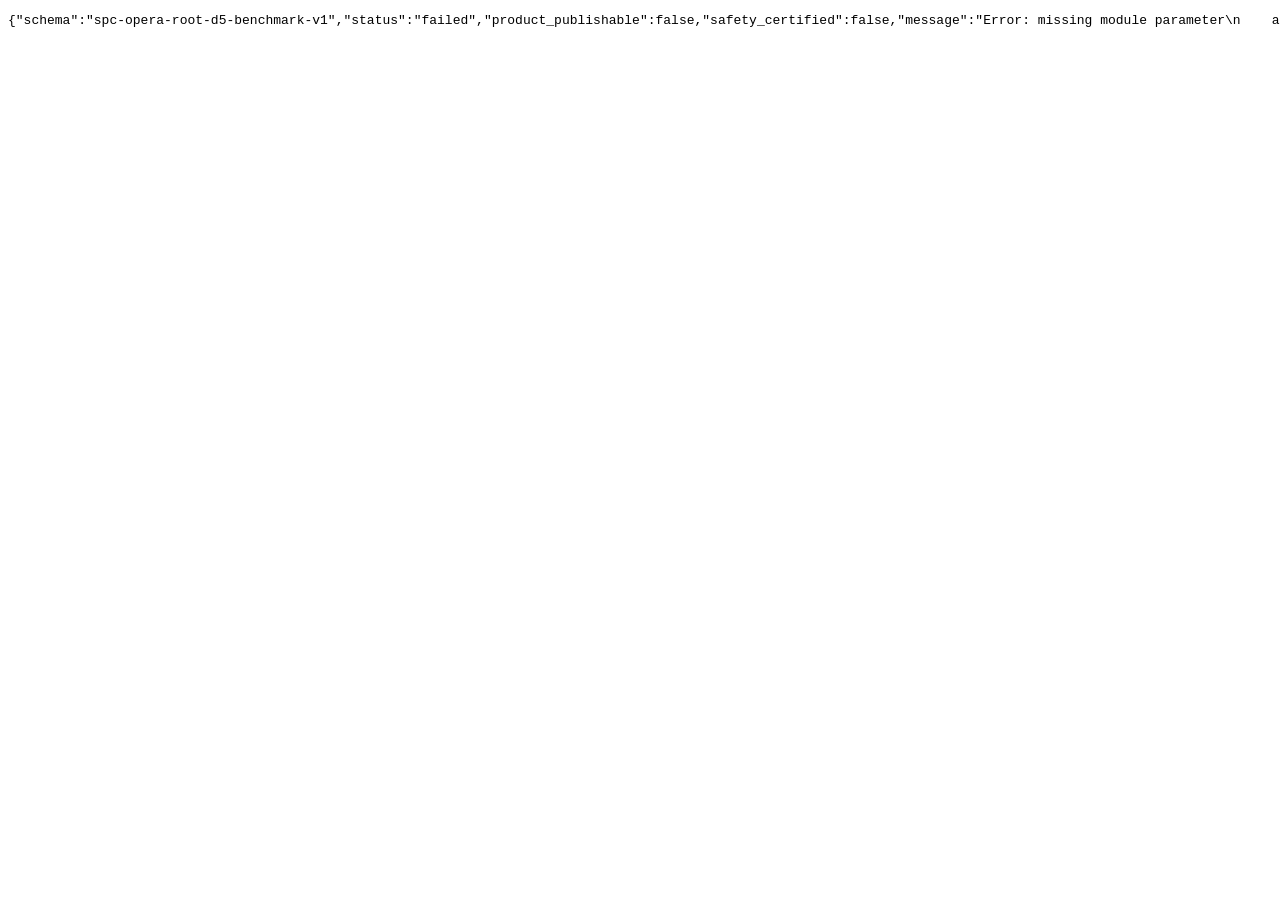
<file: benchmarks/opera_root_d5_probe.html>
<!doctype html>
<html lang="en">
  <head>
    <meta charset="utf-8">
    <meta name="viewport" content="width=device-width, initial-scale=1">
    <title>Progressive Opera root D5 benchmark</title>
    <script src="../root-iteration-coordinator.js"></script>
    <script src="../browser-prefix-contract.js"></script>
  </head>
  <body data-probe-status="running">
    <pre id="result">running</pre>
    <script type="module" src="./opera_root_d5_probe.mjs"></script>
  </body>
</html>
</file>
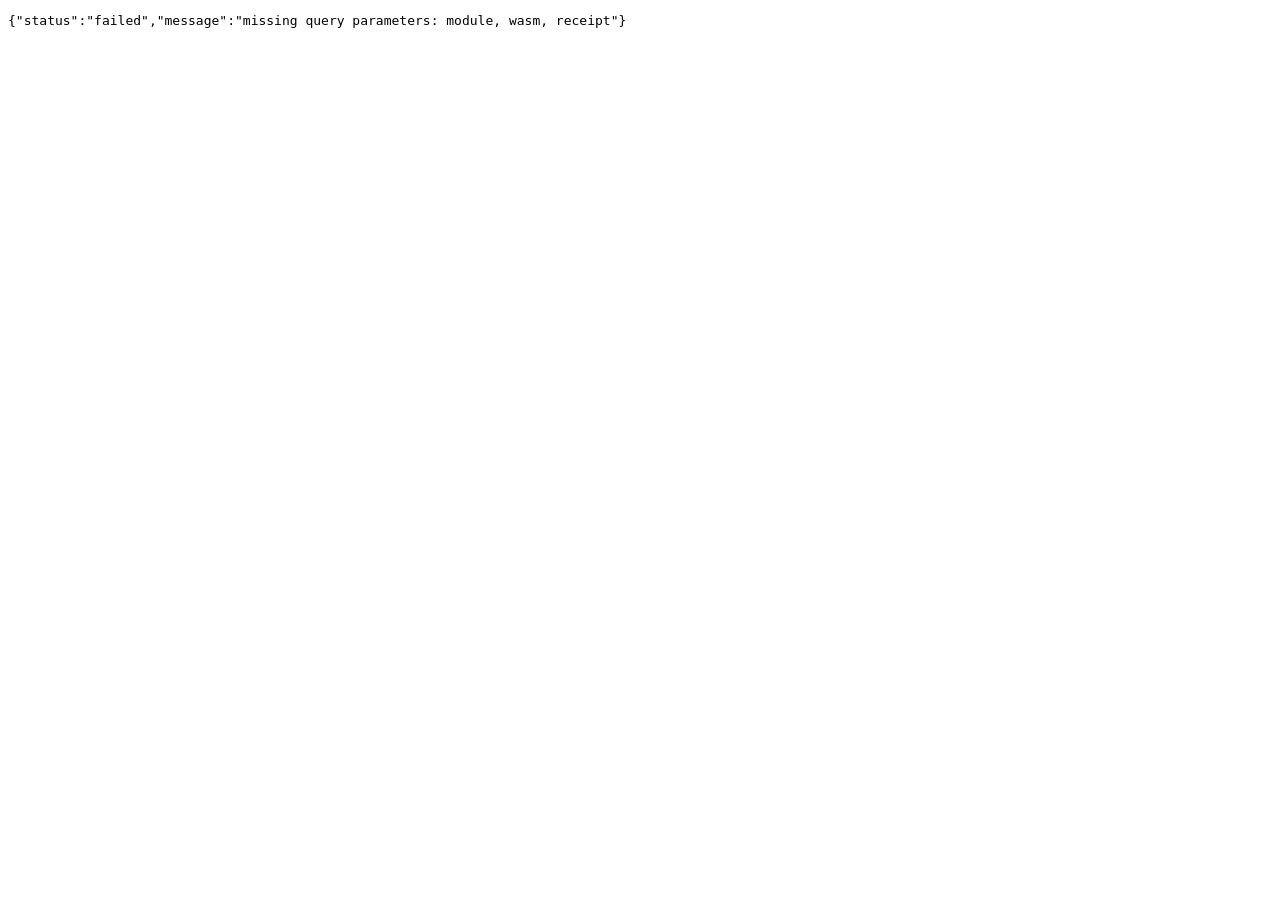
<file: benchmarks/opera_root_session_probe.html>
<!doctype html>
<html lang="en">
  <head>
    <meta charset="utf-8">
    <meta name="viewport" content="width=device-width, initial-scale=1">
    <title>Progressive Opera root-session probe</title>
  </head>
  <body data-probe-status="running">
    <pre id="result">running</pre>
    <script type="module">
      const result = document.querySelector("#result");
      const parameters = new URLSearchParams(location.search);
      const required = ["module", "wasm", "receipt"];
      const missing = required.filter((name) => !parameters.get(name));
      if (missing.length) {
        document.body.dataset.probeStatus = "failed";
        result.textContent = JSON.stringify({
          status: "failed",
          message: `missing query parameters: ${missing.join(", ")}`,
        });
      } else {
        const worker = new Worker(
          new URL("./opera_root_session_worker.mjs", import.meta.url),
          { type: "module", name: "spc-root-session-opera-proof" },
        );
        const timer = setTimeout(() => {
          worker.terminate();
          document.body.dataset.probeStatus = "failed";
          result.textContent = JSON.stringify({
            status: "failed",
            message: "ordinary Worker probe exceeded 120 seconds",
          });
        }, 120_000);
        worker.onmessage = (event) => {
          clearTimeout(timer);
          worker.terminate();
          const payload = event.data;
          document.body.dataset.probeStatus = payload?.status === "passed-not-certified"
            ? "passed"
            : "failed";
          result.textContent = JSON.stringify(payload);
        };
        worker.onerror = (event) => {
          clearTimeout(timer);
          worker.terminate();
          document.body.dataset.probeStatus = "failed";
          result.textContent = JSON.stringify({
            status: "failed",
            message: event.message || "ordinary Worker failed",
          });
        };
        worker.postMessage({
          moduleUrl: new URL(parameters.get("module"), location.href).href,
          wasmUrl: new URL(parameters.get("wasm"), location.href).href,
          buildReceiptUrl: new URL(parameters.get("receipt"), location.href).href,
        });
      }
    </script>
  </body>
</html>
</file>
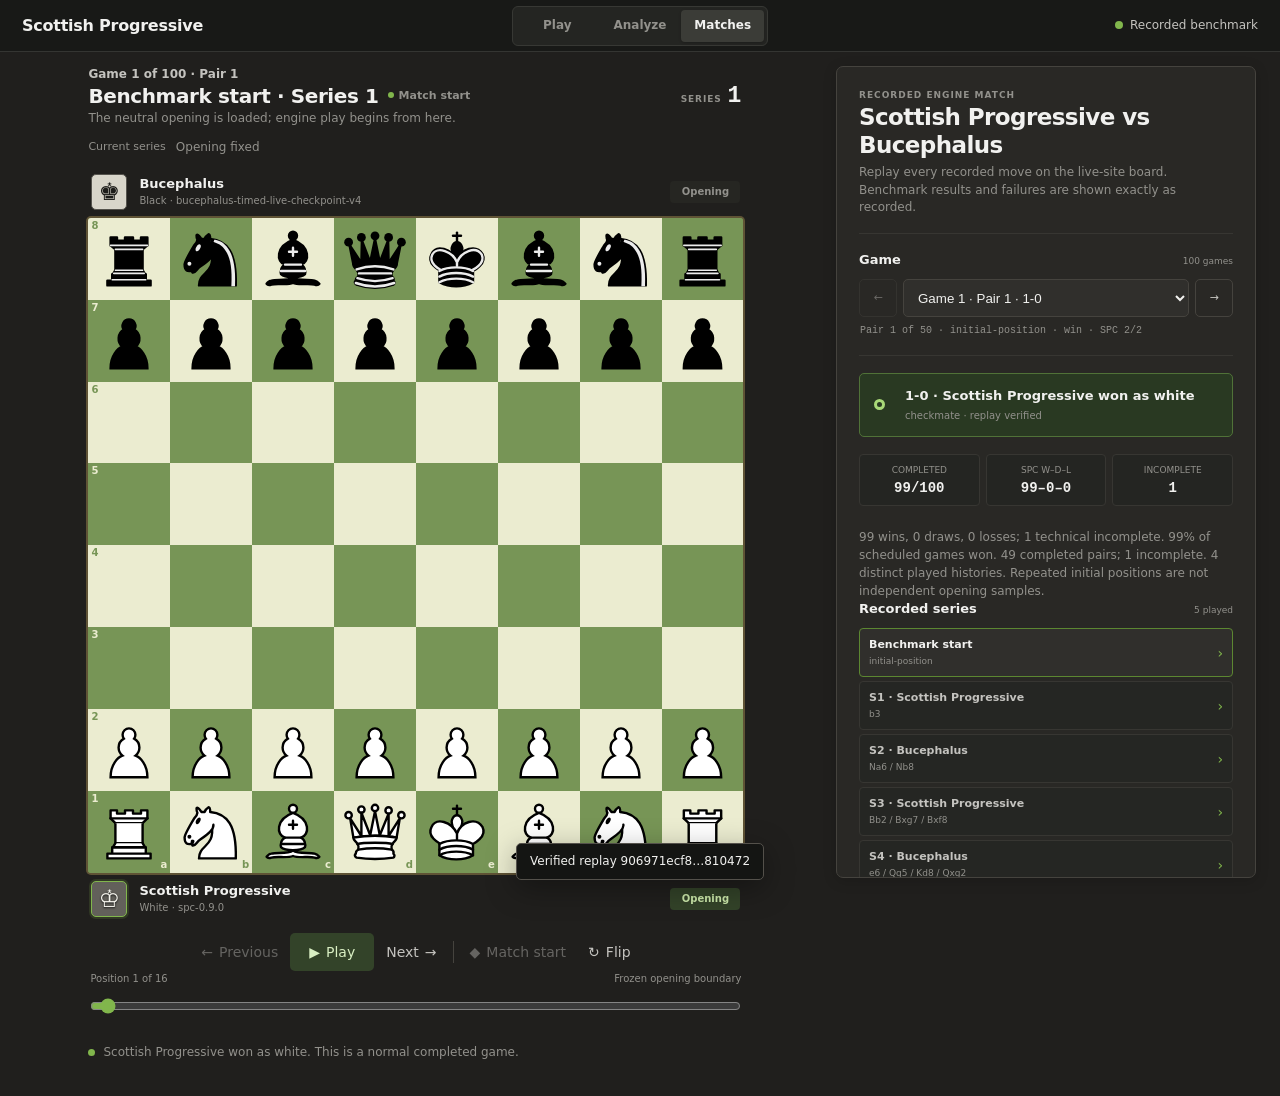
<file: archives/actual-100games-20261015/matches.html>
<!doctype html>
<html lang="en">
  <head>
    <meta charset="utf-8">
    <meta name="viewport" content="width=device-width, initial-scale=1">
    <meta name="color-scheme" content="dark">
    <meta name="theme-color" content="#262522">
    <meta http-equiv="Content-Security-Policy" content="default-src 'self'; script-src 'self'; style-src 'self' 'unsafe-inline'; img-src 'self' data:; connect-src 'self'; object-src 'none'; base-uri 'none'; form-action 'none'">
    <title>Scottish Progressive · Match Viewer</title>
    <link rel="icon" href="data:,">
    <link rel="stylesheet" href="./styles.css">
  </head>
  <body class="match-viewer-page">
    <a class="skip-link" href="#match-board-pane">Skip to match board</a>
    <header class="app-header">
      <a class="brand" href="../../" aria-label="Scottish Progressive home"><span class="brand-long">Scottish Progressive</span><span class="brand-short">Progressive</span></a>
      <nav class="mode-switch" aria-label="Site section">
        <a class="mode-button mode-link" href="../../">Play</a>
        <a class="mode-button mode-link" href="../../?workspace=analyze">Analyze</a>
        <a class="mode-button mode-link is-active" href="./matches.html" aria-current="page">Matches</a>
      </nav>
      <div class="header-actions">
        <span class="engine-status is-online" role="status"><span class="status-dot" aria-hidden="true"></span><span>Recorded benchmark</span></span>
      </div>
    </header>

    <main class="analysis-workspace match-viewer-workspace" id="workspace">
      <section class="board-pane match-board-pane" id="match-board-pane" aria-label="Recorded match board">
        <div class="position-strip">
          <div class="turn-copy">
            <p class="turn-label" id="match-position-label">Loading recorded match…</p>
            <div class="series-heading"><h1 id="match-position-title">Preparing replay</h1><span class="boundary-pill" id="match-phase">Recorded</span></div>
            <p class="series-subtitle" id="match-position-detail">Verifying the immutable benchmark data.</p>
          </div>
          <span class="series-number" aria-label="Displayed series"><small>SERIES</small><b id="match-series-number">–</b></span>
        </div>
        <div class="series-ledger" aria-label="Moves in the displayed series">
          <span class="ledger-label">Current series</span>
          <div class="move-chips" id="match-move-chips"><span class="empty-chip">No moves yet</span></div>
        </div>

        <div class="play-player-strip play-top-player" id="match-top-player" aria-label="Top player">
          <span class="player-color" id="match-top-color" aria-hidden="true"></span>
          <span class="player-identity"><strong id="match-top-name">—</strong><small id="match-top-meta">Recorded engine</small></span>
          <span class="player-clock" id="match-top-turn">Waiting</span>
        </div>

        <div class="board-layout match-board-layout">
          <div class="board-shell" id="board-shell">
            <div class="board" id="board" role="group" aria-label="Recorded chess position. White pieces at the bottom. Input is locked." aria-busy="true"></div>
            <div class="board-loading" id="board-loading"><span class="spinner" aria-hidden="true"></span><span id="board-loading-text">Verifying replay…</span></div>
          </div>
        </div>

        <div class="play-player-strip play-bottom-player" id="match-bottom-player" aria-label="Bottom player">
          <span class="player-color" id="match-bottom-color" aria-hidden="true"></span>
          <span class="player-identity"><strong id="match-bottom-name">—</strong><small id="match-bottom-meta">Recorded engine</small></span>
          <span class="player-clock" id="match-bottom-turn">Waiting</span>
        </div>

        <div class="board-toolbar match-replay-toolbar" aria-label="Replay controls">
          <button class="tool-button" id="replay-previous" type="button" aria-label="Previous move" title="Previous move (Left Arrow)" disabled><span aria-hidden="true">←</span><span>Previous</span></button>
          <button class="tool-button match-play-button" id="replay-play" type="button" aria-label="Play replay" title="Play or pause (Space)" disabled><span aria-hidden="true">▶</span><span>Play</span></button>
          <button class="tool-button" id="replay-next" type="button" aria-label="Next move" title="Next move (Right Arrow)" disabled><span>Next</span><span aria-hidden="true">→</span></button>
          <span class="toolbar-divider" aria-hidden="true"></span>
          <button class="tool-button" id="replay-start" type="button" title="Jump to the benchmark start" disabled><span aria-hidden="true">◆</span><span>Match start</span></button>
          <button class="tool-button" id="replay-flip" type="button" title="Flip board (F)" disabled><span aria-hidden="true">↻</span><span>Flip</span></button>
        </div>
        <div class="match-progress-wrap">
          <label class="match-progress-label" for="replay-progress"><span id="replay-position">Position 0 of 0</span><span id="replay-move-label">Recorded replay</span></label>
          <input id="replay-progress" type="range" min="0" max="0" value="0" step="1" disabled aria-label="Replay position">
        </div>
        <div class="boundary-notice is-ready" id="match-board-notice" role="status" aria-live="polite"><span class="notice-mark" aria-hidden="true"></span><span id="match-board-notice-text">Loading the recorded match.</span></div>
      </section>

      <aside class="inspector match-inspector" aria-label="Match information">
        <div class="match-panel">
          <div class="play-heading match-heading">
            <p class="section-kicker">RECORDED ENGINE MATCH</p>
            <h1>Scottish Progressive vs Bucephalus</h1>
            <p>Replay every recorded move on the live-site board. Benchmark results and failures are shown exactly as recorded.</p>
          </div>

          <section class="match-picker" aria-labelledby="match-picker-title">
            <div class="play-section-heading"><h2 id="match-picker-title">Game</h2><span id="match-game-count">100 games</span></div>
            <div class="match-game-controls">
              <button class="tree-tool" id="match-previous-game" type="button" aria-label="Previous game" disabled>←</button>
              <label class="visually-hidden" for="match-game">Choose recorded game</label>
              <select id="match-game" disabled><option>Loading games…</option></select>
              <button class="tree-tool" id="match-next-game" type="button" aria-label="Next game" disabled>→</button>
            </div>
            <p class="match-pair-label" id="match-pair-label">Pair — · opening —</p>
          </section>

          <section class="match-status-card" id="match-status" aria-live="polite">
            <span class="match-status-mark" aria-hidden="true"></span>
            <span><strong id="match-status-title">Verifying replay</strong><small id="match-status-detail">Checking the content hash and replay bundle.</small></span>
          </section>

          <section class="match-scoreboard" aria-label="Match summary">
            <div><span>Completed</span><strong id="summary-completed">—</strong></div>
            <div><span>SPC W–D–L</span><strong id="summary-wdl">—</strong></div>
            <div><span>Incomplete</span><strong id="summary-incomplete">—</strong></div>
          </section>

          <section class="match-series-section" aria-labelledby="match-series-title">
            <p id="archive-summary" class="series-subtitle"></p>
            <div class="play-section-heading"><h2 id="match-series-title">Recorded series</h2><span id="match-series-count">—</span></div>
            <div class="match-series-list" id="match-series-list"><span class="empty-chip">Loading replay…</span></div>
          </section>

          <details class="match-failure-details" id="match-failure-details" hidden>
            <summary>Incomplete-game details</summary>
            <p id="match-failure-copy"></p>
          </details>

          <details class="search-details match-provenance-details">
            <summary>Replay provenance</summary>
            <dl id="match-provenance"></dl>
          </details>
        </div>
      </aside>
    </main>

    <div class="toast" id="match-toast" role="status" aria-live="polite" hidden></div>
    <script src="./board-renderer.js" defer></script>
    <script src="./match-viewer.js" defer></script>
  </body>
</html>
</file>
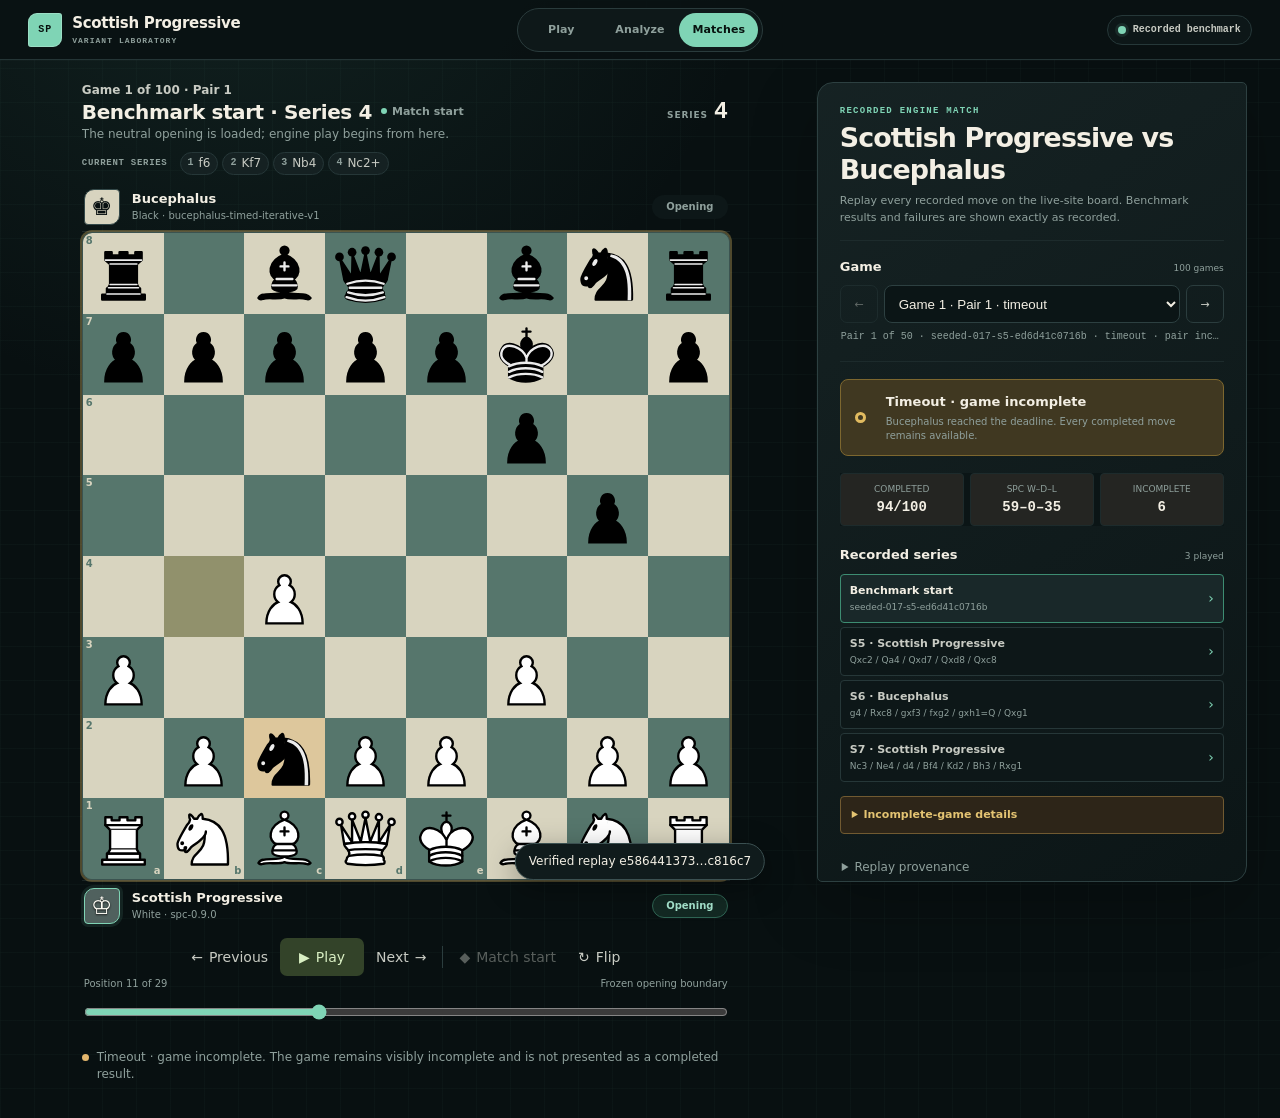
<file: src/scottish_progressive/web/static/matches.html>
<!doctype html>
<html lang="en">
  <head>
    <meta charset="utf-8">
    <meta name="viewport" content="width=device-width, initial-scale=1">
    <meta name="color-scheme" content="dark">
    <meta name="theme-color" content="#0b1112">
    <meta name="description" content="Replay the recorded Scottish Progressive versus Bucephalus benchmark with immutable provenance and every verified move.">
    <meta http-equiv="Content-Security-Policy" content="default-src 'self'; script-src 'self'; style-src 'self' 'unsafe-inline'; img-src 'self' data:; connect-src 'self'; object-src 'none'; base-uri 'none'; form-action 'none'">
    <title>Scottish Progressive · Match Viewer</title>
    <link rel="icon" href="data:,">
    <link rel="stylesheet" href="./styles.css">
  </head>
  <body class="match-viewer-page">
    <a class="skip-link" href="#match-board-pane">Skip to match board</a>
    <header class="app-header">
      <a class="brand" href="./" aria-label="Scottish Progressive home">
        <span class="brand-mark" aria-hidden="true">SP</span>
        <span class="brand-copy"><span class="brand-long">Scottish Progressive</span><span class="brand-short">Progressive</span><small>Variant laboratory</small></span>
      </a>
      <nav class="mode-switch" aria-label="Site section">
        <a class="mode-button mode-link" href="./">Play</a>
        <a class="mode-button mode-link" href="./?workspace=analyze">Analyze</a>
        <a class="mode-button mode-link is-active" href="./matches.html" aria-current="page">Matches</a>
      </nav>
      <div class="header-actions">
        <span class="engine-status is-online" role="status" aria-atomic="true"><span class="status-dot" aria-hidden="true"></span><span>Recorded benchmark</span></span>
      </div>
    </header>

    <main class="analysis-workspace match-viewer-workspace" id="workspace">
      <section class="board-pane match-board-pane" id="match-board-pane" aria-label="Recorded match board">
        <div class="position-strip">
          <div class="turn-copy">
            <p class="turn-label" id="match-position-label">Loading recorded match…</p>
            <div class="series-heading"><h1 id="match-position-title">Preparing replay</h1><span class="boundary-pill" id="match-phase">Recorded</span></div>
            <p class="series-subtitle" id="match-position-detail">Verifying the immutable benchmark data.</p>
          </div>
          <span class="series-number" aria-label="Displayed series"><small>SERIES</small><b id="match-series-number">–</b></span>
        </div>
        <div class="series-ledger" aria-label="Moves in the displayed series">
          <span class="ledger-label">Current series</span>
          <div class="move-chips" id="match-move-chips"><span class="empty-chip">No moves yet</span></div>
        </div>

        <div class="play-player-strip play-top-player" id="match-top-player" aria-label="Top player">
          <span class="player-color" id="match-top-color" aria-hidden="true"></span>
          <span class="player-identity"><strong id="match-top-name">—</strong><small id="match-top-meta">Recorded engine</small></span>
          <span class="player-clock" id="match-top-turn">Waiting</span>
        </div>

        <div class="board-layout match-board-layout">
          <div class="board-shell" id="board-shell">
            <div class="board" id="board" role="group" aria-label="Recorded chess position. White pieces at the bottom. Input is locked." aria-busy="true"></div>
            <div class="board-loading" id="board-loading"><span class="spinner" aria-hidden="true"></span><span id="board-loading-text">Verifying replay…</span></div>
          </div>
        </div>

        <div class="play-player-strip play-bottom-player" id="match-bottom-player" aria-label="Bottom player">
          <span class="player-color" id="match-bottom-color" aria-hidden="true"></span>
          <span class="player-identity"><strong id="match-bottom-name">—</strong><small id="match-bottom-meta">Recorded engine</small></span>
          <span class="player-clock" id="match-bottom-turn">Waiting</span>
        </div>

        <div class="board-toolbar match-replay-toolbar" aria-label="Replay controls">
          <button class="tool-button" id="replay-previous" type="button" aria-label="Previous move" title="Previous move (Left Arrow)" disabled><span aria-hidden="true">←</span><span>Previous</span></button>
          <button class="tool-button match-play-button" id="replay-play" type="button" aria-label="Play replay" title="Play or pause (Space)" disabled><span aria-hidden="true">▶</span><span>Play</span></button>
          <button class="tool-button" id="replay-next" type="button" aria-label="Next move" title="Next move (Right Arrow)" disabled><span>Next</span><span aria-hidden="true">→</span></button>
          <span class="toolbar-divider" aria-hidden="true"></span>
          <button class="tool-button" id="replay-start" type="button" aria-label="Jump to match start" title="Jump to the benchmark start" disabled><span aria-hidden="true">◆</span><span>Match start</span></button>
          <button class="tool-button" id="replay-flip" type="button" aria-label="Flip replay board" title="Flip board (F)" disabled><span aria-hidden="true">↻</span><span>Flip</span></button>
        </div>
        <div class="match-progress-wrap">
          <label class="match-progress-label" for="replay-progress"><span id="replay-position">Position 0 of 0</span><span id="replay-move-label">Recorded replay</span></label>
          <input id="replay-progress" type="range" min="0" max="0" value="0" step="1" disabled aria-label="Replay position">
        </div>
        <div class="boundary-notice is-ready" id="match-board-notice" role="status" aria-live="polite"><span class="notice-mark" aria-hidden="true"></span><span id="match-board-notice-text">Loading the recorded match.</span></div>
      </section>

      <aside class="inspector match-inspector" aria-label="Match information">
        <div class="match-panel">
          <div class="play-heading match-heading">
            <p class="section-kicker">RECORDED ENGINE MATCH</p>
            <h1>Scottish Progressive vs Bucephalus</h1>
            <p>Replay every recorded move on the live-site board. Benchmark results and failures are shown exactly as recorded.</p>
          </div>

          <section class="match-picker" aria-labelledby="match-picker-title">
            <div class="play-section-heading"><h2 id="match-picker-title">Game</h2><span id="match-game-count">100 games</span></div>
            <div class="match-game-controls">
              <button class="tree-tool" id="match-previous-game" type="button" aria-label="Previous game" disabled>←</button>
              <label class="visually-hidden" for="match-game">Choose recorded game</label>
              <select id="match-game" disabled><option>Loading games…</option></select>
              <button class="tree-tool" id="match-next-game" type="button" aria-label="Next game" disabled>→</button>
            </div>
            <p class="match-pair-label" id="match-pair-label">Pair — · opening —</p>
          </section>

          <section class="match-status-card" id="match-status" aria-live="polite">
            <span class="match-status-mark" aria-hidden="true"></span>
            <span><strong id="match-status-title">Verifying replay</strong><small id="match-status-detail">Checking the content hash and replay bundle.</small></span>
          </section>

          <section class="match-scoreboard" aria-label="Match summary">
            <div><span>Completed</span><strong id="summary-completed">—</strong></div>
            <div><span>SPC W–D–L</span><strong id="summary-wdl">—</strong></div>
            <div><span>Incomplete</span><strong id="summary-incomplete">—</strong></div>
          </section>

          <section class="match-series-section" aria-labelledby="match-series-title">
            <div class="play-section-heading"><h2 id="match-series-title">Recorded series</h2><span id="match-series-count">—</span></div>
            <div class="match-series-list" id="match-series-list"><span class="empty-chip">Loading replay…</span></div>
          </section>

          <details class="match-failure-details" id="match-failure-details" hidden>
            <summary>Incomplete-game details</summary>
            <p id="match-failure-copy"></p>
          </details>

          <details class="search-details match-provenance-details">
            <summary>Replay provenance</summary>
            <dl id="match-provenance"></dl>
          </details>
        </div>
      </aside>
    </main>

    <div class="toast" id="match-toast" role="status" aria-live="polite" hidden></div>
    <script src="./board-renderer.js" defer></script>
    <script src="./match-viewer.js" defer></script>
  </body>
</html>
</file>
<file: archives/actual-100games-20261015/styles.css>
:root {
  color-scheme: dark;
  --page: #201f1d;
  --header: #181917;
  --panel: #292825;
  --panel-raised: #302f2c;
  --panel-hover: #393733;
  --line: #45433e;
  --line-soft: #373632;
  --text: #f1f1ef;
  --text-2: #c4c3bf;
  --text-3: #92918c;
  --green: #81b64c;
  --green-strong: #94c960;
  --green-deep: #5c8731;
  --red: #d76a61;
  --amber: #d2a84c;
  --blue: #7196ad;
  --board-light: #ebecd0;
  --board-dark: #779556;
  --board-light-ink: #779556;
  --board-dark-ink: #ebecd0;
  --board-size: min(65vw, calc(100vh - 218px), 720px);
  --radius: 5px;
  --font: Inter, ui-sans-serif, system-ui, -apple-system, BlinkMacSystemFont, "Segoe UI", sans-serif;
  --mono: "SFMono-Regular", Consolas, "Liberation Mono", monospace;
}

* { box-sizing: border-box; }

html { min-width: 0; background: var(--page); }

body {
  min-width: 0;
  min-height: 100vh;
  margin: 0;
  overflow-x: hidden;
  color: var(--text);
  background: var(--page);
  font: 14px/1.45 var(--font);
  -webkit-font-smoothing: antialiased;
}

button, input, textarea { font: inherit; }
button { color: inherit; }
button, summary, .brand { -webkit-tap-highlight-color: transparent; }
a { color: var(--green-strong); }
[hidden] { display: none !important; }

button:focus-visible,
input:focus-visible,
textarea:focus-visible,
summary:focus-visible,
a:focus-visible {
  outline: 3px solid #b8dc8e;
  outline-offset: 2px;
}

.skip-link {
  position: fixed;
  z-index: 1000;
  top: 8px;
  left: 8px;
  padding: 9px 12px;
  color: #15200d;
  background: #c6e5a2;
  border-radius: var(--radius);
  transform: translateY(-150%);
  transition: transform 140ms ease;
}
.skip-link:focus { transform: translateY(0); }

.app-header {
  position: relative;
  z-index: 20;
  display: grid;
  grid-template-columns: minmax(0, 1fr) auto minmax(0, 1fr);
  align-items: center;
  justify-content: space-between;
  min-height: 52px;
  padding: 0 22px;
  background: var(--header);
  border-bottom: 1px solid #343532;
}

.brand {
  color: var(--text);
  font-size: 16px;
  font-weight: 720;
  letter-spacing: -0.015em;
  text-decoration: none;
}

.brand-short { display: none; }
.mode-switch { display: grid; grid-template-columns: repeat(3, 1fr); min-width: 218px; padding: 3px; background: #242522; border: 1px solid #373834; border-radius: 6px; }
.mode-button { min-height: 32px; padding: 4px 13px; color: var(--text-3); background: transparent; border: 0; border-radius: 4px; cursor: pointer; font-size: 12px; font-weight: 700; transition: color 130ms ease, background-color 130ms ease, transform 130ms ease; }
.mode-link { display: grid; place-items: center; text-decoration: none; }
.mode-button:hover { color: var(--text-2); }
.mode-button.is-active { color: var(--text); background: #3b3c37; box-shadow: 0 1px 3px rgb(0 0 0 / 22%); }
.mode-button:active { transform: scale(.98); }
.header-actions { display: flex; align-items: center; justify-self: end; gap: 16px; min-width: 0; }
.rules-label { display: none; }
.engine-status {
  display: inline-flex;
  align-items: center;
  gap: 7px;
  min-width: 0;
  color: var(--text-2);
  font-size: 12px;
  white-space: nowrap;
}
.engine-status > span:last-child { overflow: hidden; text-overflow: ellipsis; }
.status-dot { width: 8px; height: 8px; flex: 0 0 auto; border-radius: 50%; background: var(--amber); }
.engine-status.is-online .status-dot { background: var(--green); }
.engine-status.is-offline .status-dot { background: var(--red); }

.analysis-workspace {
  display: grid;
  grid-template-columns: minmax(0, 1fr) minmax(360px, 430px);
  gap: clamp(18px, 2.2vw, 34px);
  width: min(1370px, 100%);
  margin: 0 auto;
  padding: 18px 24px 28px;
  align-items: start;
}

.analysis-workspace.is-play-mode { --board-size: min(63vw, calc(100vh - 176px), 760px); grid-template-columns: minmax(0, 1fr) minmax(350px, 410px); gap: clamp(20px, 3vw, 46px); padding-top: 14px; }
.is-play-mode .position-strip,
.is-play-mode .eval-rail,
.is-play-mode .board-toolbar,
.is-play-mode .boundary-notice { display: none; }
.is-play-mode .series-ledger { width: var(--board-size); padding: 0 0 7px; }
.is-play-mode .board-layout { grid-template-columns: var(--board-size); gap: 0; }
.is-play-mode .inspector { min-height: 560px; }

.board-pane {
  display: flex;
  flex-direction: column;
  align-items: center;
  min-width: 0;
}

.play-player-strip { display: grid; grid-template-columns: 38px minmax(0, 1fr) auto; align-items: center; width: var(--board-size); min-height: 52px; gap: 10px; padding: 5px 3px; }
.play-player-strip.is-active { color: var(--text); }
.player-color { position: relative; display: grid; width: 36px; height: 36px; place-items: center; overflow: hidden; border: 1px solid #55534d; border-radius: 5px; box-shadow: inset 0 0 0 1px rgb(255 255 255 / 5%); }
.player-color::before { font-size: 24px; line-height: 1; }
.player-color.is-white { color: #f6f5ed; background: #62605a; }
.player-color.is-white::before { content: "♔"; text-shadow: 0 1px 2px #111; }
.player-color.is-black { color: #1c1c1a; background: #d8d5ca; }
.player-color.is-black::before { content: "♚"; }
.play-player-strip.is-active .player-color { border-color: var(--green); box-shadow: 0 0 0 2px rgb(129 182 76 / 16%); }
.player-identity { display: block; min-width: 0; }
.player-identity strong,
.player-identity small { display: block; overflow: hidden; text-overflow: ellipsis; white-space: nowrap; }
.player-identity strong { font-size: 13px; }
.player-identity small { margin-top: 1px; color: var(--text-3); font-size: 10px; }
.player-clock { min-width: 70px; padding: 6px 8px; color: var(--text-3); background: #262622; border-radius: 4px; font: 700 10px/1 var(--font); text-align: center; }
.play-player-strip.is-active .player-clock { color: #cce9ab; background: #334329; }

.position-strip,
.series-ledger,
.board-toolbar,
.boundary-notice {
  width: calc(var(--board-size) + 32px);
  max-width: 100%;
}

.position-strip {
  display: flex;
  align-items: center;
  justify-content: space-between;
  gap: 16px;
  min-height: 58px;
  padding: 0 2px 8px 32px;
}
.turn-copy { min-width: 0; }
.turn-label,
.series-subtitle,
.panel-intro,
.tree-help,
.field-help,
.piece-credit,
.best-notation { margin: 0; }
.turn-label { color: var(--text-2); font-size: 12px; font-weight: 650; }
.series-heading { display: flex; align-items: center; gap: 9px; min-width: 0; }
.series-heading h1 { margin: 1px 0 0; overflow: hidden; font-size: 20px; line-height: 1.2; letter-spacing: -0.02em; text-overflow: ellipsis; white-space: nowrap; }
.series-subtitle { max-width: 620px; margin-top: 2px; overflow: hidden; color: var(--text-3); font-size: 12px; text-overflow: ellipsis; white-space: nowrap; }
.match-viewer-page #archive-summary {
  max-width: 100%;
  overflow: visible;
  text-overflow: clip;
  white-space: normal;
  overflow-wrap: anywhere;
  line-height: 1.5;
}
.series-number { display: grid; grid-template-columns: auto auto; align-items: baseline; gap: 6px; color: var(--text-3); }
.series-number small { font-size: 9px; font-weight: 700; letter-spacing: .1em; }
.series-number b { color: var(--text); font: 700 23px/1 var(--mono); }
.boundary-pill { flex: 0 0 auto; color: var(--text-3); font-size: 11px; font-weight: 650; }
.boundary-pill::before { content: ""; display: inline-block; width: 6px; height: 6px; margin-right: 5px; border-radius: 50%; background: var(--text-3); vertical-align: 1px; }
.boundary-pill.is-boundary::before,
.boundary-pill.is-complete::before { background: var(--green); }
.boundary-pill.is-mid-series::before { background: var(--amber); }

.series-ledger {
  display: flex;
  align-items: center;
  min-height: 30px;
  padding: 0 0 7px 32px;
  gap: 10px;
}
.ledger-label { flex: 0 0 auto; color: var(--text-3); font-size: 11px; }
.move-chips { display: flex; min-width: 0; gap: 4px; overflow-x: auto; scrollbar-width: thin; }
.move-chip,
.series-move {
  display: inline-flex;
  align-items: center;
  flex: 0 0 auto;
  gap: 5px;
  min-height: 23px;
  padding: 2px 7px;
  color: var(--text-2);
  background: var(--panel-raised);
  border-radius: 3px;
  font-size: 12px;
  animation: move-in 150ms ease-out both;
}
.move-chip b,
.series-move b { color: var(--text-3); font: 700 10px/1 var(--mono); }
.empty-chip { color: var(--text-3); font-size: 12px; }

.board-layout { display: grid; grid-template-columns: 26px var(--board-size); gap: 6px; max-width: 100%; }
.board-shell {
  position: relative;
  width: var(--board-size);
  height: var(--board-size);
  overflow: hidden;
  background: var(--board-dark);
  border-radius: 3px;
  box-shadow: 0 3px 14px rgb(0 0 0 / 24%);
  touch-action: none;
}
.board { display: grid; width: 100%; height: 100%; grid-template: repeat(8, 1fr) / repeat(8, 1fr); }
.square {
  position: relative;
  display: grid;
  place-items: center;
  min-width: 0;
  min-height: 0;
  padding: 0;
  border: 0;
  border-radius: 0;
  cursor: default;
}
.square.light { background: var(--board-light); }
.square.dark { background: var(--board-dark); }
.square.has-piece.is-legal-from { cursor: grab; }
.square.has-piece.is-legal-from:active { cursor: grabbing; }
.piece { position: relative; z-index: 2; display: block; width: 88%; height: 88%; pointer-events: none; user-select: none; transition: transform 110ms ease; }
.square.has-piece:hover .piece { transform: translateY(-1px); }
.square.is-last::before,
.square.is-selected::before { content: ""; position: absolute; z-index: 1; inset: 0; pointer-events: none; }
.square.is-last::before { background: rgb(246 246 105 / 42%); }
.square.is-selected::before { background: rgb(246 246 105 / 65%); }
.square.is-legal::after { content: ""; position: absolute; z-index: 5; width: 25%; height: 25%; border-radius: 50%; background: rgb(33 44 25 / 34%); pointer-events: none; }
.square.is-legal.is-capture::after { width: 82%; height: 82%; background: transparent; border: max(3px, .45vw) solid rgb(33 44 25 / 33%); }
.coordinate { position: absolute; z-index: 7; font: 750 clamp(8px, calc(var(--board-size) / 65), 12px)/1 var(--font); pointer-events: none; }
.coordinate.file { right: 3px; bottom: 3px; }
.coordinate.rank { top: 3px; left: 3px; }
.square.light .coordinate { color: var(--board-light-ink); }
.square.dark .coordinate { color: var(--board-dark-ink); }

.board-arrows { position: absolute; z-index: 8; inset: 0; width: 100%; height: 100%; overflow: visible; pointer-events: none; }
.board-arrows line { stroke-linecap: round; animation: arrow-in 170ms ease-out both; }
.board-loading {
  position: absolute;
  z-index: 12;
  inset: 0;
  display: flex;
  align-items: center;
  justify-content: center;
  gap: 9px;
  color: #fff;
  background: rgb(24 25 23 / 70%);
  font-size: 13px;
  transition: opacity 130ms ease, visibility 130ms ease;
}
.board-loading.is-hidden { opacity: 0; visibility: hidden; pointer-events: none; }
.spinner { width: 15px; height: 15px; flex: 0 0 auto; border: 2px solid rgb(255 255 255 / 28%); border-top-color: currentColor; border-radius: 50%; animation: spin .75s linear infinite; }
.drag-piece { position: fixed; z-index: 100; width: min(calc(var(--board-size) / 8), 90px); height: min(calc(var(--board-size) / 8), 90px); opacity: 0; pointer-events: none; transform: translate(-50%, -50%); }
.drag-piece img { width: 100%; height: 100%; }
.drag-piece.is-visible { opacity: .96; }
.board-shell.is-previewing::after { content: "PV preview"; position: absolute; z-index: 9; right: 7px; top: 7px; padding: 4px 7px; color: #fff; background: rgb(24 25 23 / 78%); border-radius: 3px; font-size: 10px; font-weight: 700; letter-spacing: .06em; }

.eval-rail { position: relative; width: 26px; height: var(--board-size); overflow: hidden; color: #fff; background: #171715; border: 1px solid #4d4b46; border-radius: 3px; }
.eval-fill { position: absolute; inset: auto 0 0; height: 50%; background: #f3f2ec; transition: height 240ms cubic-bezier(.2,.8,.2,1); }
.eval-marker { position: absolute; z-index: 2; left: 50%; bottom: 50%; max-width: calc(100% - 2px); padding: 2px 1px; overflow: hidden; color: #111; background: #f3f2ec; border: 1px solid rgb(0 0 0 / 40%); border-radius: 2px; font: 750 7px/1 var(--mono); text-overflow: clip; white-space: nowrap; transform: translate(-50%, 50%); transition: bottom 240ms cubic-bezier(.2,.8,.2,1); }
.eval-side { position: absolute; z-index: 3; left: 50%; font: 750 9px/1 var(--font); transform: translateX(-50%); mix-blend-mode: difference; }
.eval-black { top: 5px; }
.eval-white { bottom: 5px; }

.board-toolbar { display: flex; align-items: center; min-height: 44px; padding: 5px 0 0 32px; gap: 2px; overflow-x: auto; scrollbar-width: none; }
.board-toolbar::-webkit-scrollbar { display: none; }
.tool-button,
.analysis-toggle,
.tree-tool,
.secondary,
.primary,
.pv-controls button,
.dialog-close {
  min-height: 38px;
  border: 1px solid transparent;
  border-radius: var(--radius);
  cursor: pointer;
  transition: color 130ms ease, background-color 130ms ease, border-color 130ms ease, transform 110ms ease;
}
.tool-button { display: inline-flex; align-items: center; flex: 0 0 auto; gap: 6px; padding: 6px 9px; color: var(--text-2); background: transparent; }
.tool-button svg { width: 17px; height: 17px; fill: currentColor; }
.tool-button:hover:not(:disabled) { color: var(--text); background: var(--panel-raised); }
.tool-button:active:not(:disabled), .tree-tool:active:not(:disabled), .primary:active:not(:disabled) { transform: translateY(1px); }
button:disabled { cursor: not-allowed; opacity: .42; }
.toolbar-divider { width: 1px; height: 22px; flex: 0 0 auto; margin: 0 4px; background: var(--line); }
.primary { padding: 8px 13px; color: #17200f; background: var(--green); border-color: var(--green-deep); font-weight: 720; }
.primary:hover:not(:disabled) { background: var(--green-strong); }
.continue-button { margin-left: auto; white-space: nowrap; }

.boundary-notice { display: flex; align-items: flex-start; gap: 8px; min-height: 31px; padding: 7px 0 0 32px; color: var(--text-3); font-size: 12px; }
.notice-mark { width: 7px; height: 7px; flex: 0 0 auto; margin-top: 5px; border-radius: 50%; background: var(--green); }
.boundary-notice.is-warning .notice-mark { background: var(--amber); }
.boundary-notice.is-game-over .notice-mark { background: var(--red); }
.boundary-notice.is-game-over { color: #e5aaa5; }

.inspector {
  position: sticky;
  top: 18px;
  min-width: 0;
  height: calc(100vh - 88px);
  min-height: 560px;
  overflow: hidden;
  background: var(--panel);
  border: 1px solid var(--line);
  border-radius: 7px;
  box-shadow: 0 3px 14px rgb(0 0 0 / 16%);
}

.play-panel { height: 100%; padding: 20px 20px 22px; overflow-y: auto; scrollbar-color: #55524c transparent; scrollbar-width: thin; animation: panel-in 180ms ease-out both; }
.play-heading { padding-bottom: 17px; border-bottom: 1px solid var(--line-soft); }
.play-heading h1 { margin: 2px 0 5px; font-size: 23px; line-height: 1.15; letter-spacing: -.025em; }
.play-heading > p:last-child { max-width: 355px; margin: 0; color: var(--text-3); font-size: 11px; }
.side-picker { min-width: 0; margin: 0; padding: 15px 0; border: 0; border-bottom: 1px solid var(--line-soft); }
.side-picker legend { padding: 0; color: var(--text-3); font-size: 11px; font-weight: 650; }
.side-options { display: grid; grid-template-columns: repeat(2, minmax(0, 1fr)); gap: 7px; margin-top: 7px; }
.side-option { display: grid; grid-template-columns: 36px minmax(0, 1fr); align-items: center; min-height: 56px; gap: 7px; padding: 6px 8px; color: var(--text-3); background: #242421; border: 1px solid var(--line); border-radius: 5px; cursor: pointer; text-align: left; transition: color 130ms ease, background-color 130ms ease, border-color 130ms ease, transform 120ms ease; }
.side-option:hover { color: var(--text-2); background: var(--panel-hover); }
.side-option.is-active { color: var(--text); background: #353b30; border-color: #5b783f; }
.side-option:active { transform: translateY(1px); }
.side-option strong,
.side-option small { display: block; }
.side-option strong { font-size: 12px; }
.side-option small { color: var(--text-3); font-size: 9px; }
.side-piece { display: grid; width: 32px; height: 32px; place-items: center; border-radius: 4px; font-size: 23px; }
.side-piece.is-white { color: #fff; background: #686660; text-shadow: 0 1px 2px #111; }
.side-piece.is-black { color: #111; background: #dedbd0; }
.play-strength-picker { min-width: 0; margin: 0; padding: 12px 0; border: 0; border-bottom: 1px solid var(--line-soft); }
.play-strength-picker legend { padding: 0; color: var(--text-3); font-size: 11px; font-weight: 650; }
.play-strength-options { display: grid; grid-template-columns: repeat(2, minmax(0, 1fr)); gap: 7px; margin-top: 7px; }
.play-strength-option { display: grid; grid-template-columns: 24px minmax(0, 1fr); align-items: center; min-height: 47px; gap: 6px; padding: 5px 7px; color: var(--text-3); background: #22221f; border: 1px solid var(--line); border-radius: 5px; cursor: pointer; text-align: left; transition: color 130ms ease, background-color 130ms ease, border-color 130ms ease, transform 120ms ease; }
.play-strength-option:hover { color: var(--text-2); background: var(--panel-hover); }
.play-strength-option.is-active { color: var(--text); background: #353b30; border-color: #5b783f; }
.play-strength-option:active { transform: translateY(1px); }
.play-strength-option strong,
.play-strength-option small { display: block; overflow: hidden; text-overflow: ellipsis; white-space: nowrap; }
.play-strength-option strong { font-size: 11px; }
.play-strength-option small { margin-top: 1px; color: var(--text-3); font-size: 8px; }
.strength-mark { display: grid; width: 22px; height: 22px; place-items: center; color: #cbe5ad; background: #3b4631; border-radius: 3px; font-size: 11px; }
.play-live { display: grid; grid-template-columns: 30px minmax(0, 1fr); align-items: center; min-height: 60px; gap: 10px; margin-top: 15px; padding: 10px 11px; background: #242621; border: 1px solid #42463b; border-radius: 5px; }
.play-live > span:last-child { min-width: 0; }
.play-live strong,
.play-live small { display: block; }
.play-live strong { font-size: 12px; }
.play-live small { margin-top: 2px; overflow: hidden; color: var(--text-3); font-size: 10px; text-overflow: ellipsis; white-space: nowrap; }
.play-live-mark { display: flex; align-items: flex-end; justify-content: center; gap: 2px; height: 20px; }
.play-live-mark i { width: 3px; height: 8px; background: var(--green); border-radius: 2px; }
.play-live.is-thinking .play-live-mark i { animation: thinking .72s ease-in-out infinite alternate; }
.play-live.is-thinking .play-live-mark i:nth-child(2) { animation-delay: .12s; }
.play-live.is-thinking .play-live-mark i:nth-child(3) { animation-delay: .24s; }
.play-live.is-error { color: #efbbb6; background: #3c2927; border-color: #6e3934; }
.play-live.is-error .play-live-mark i { background: var(--red); }
.play-live.is-warning { color: #f0ddb0; background: #3a3324; border-color: #6b5a32; }
.play-live.is-warning .play-live-mark i { background: var(--amber); }
.play-live.is-won { color: #d9efc0; background: #2d3b25; border-color: #4f6b3a; }
.play-live.is-finished .play-live-mark i { background: var(--text-3); }
.play-live.is-review { color: #e5d8b4; background: #363127; border-color: #685c3c; }
.play-live.is-review .play-live-mark i { background: #c5a95d; }
.play-series-card { display: grid; grid-template-columns: minmax(0, 1fr) auto; align-items: center; gap: 2px 12px; margin-top: 13px; padding: 13px 2px 12px; border-bottom: 1px solid var(--line-soft); }
.play-series-card h2 { margin: 1px 0 0; font-size: 15px; }
.play-series-card p { grid-column: 1 / -1; margin: 3px 0 0; color: var(--text-3); font-size: 10px; }
.play-series-count { grid-row: 1; grid-column: 2; color: var(--text); font: 730 27px/1 var(--mono); }
.play-history-section { padding-top: 13px; }
.play-section-heading { display: flex; align-items: baseline; justify-content: space-between; gap: 12px; }
.play-section-heading h2 { margin: 0; font-size: 13px; }
.play-section-heading span { color: var(--text-3); font-size: 9px; }
.play-history { max-height: 225px; margin-top: 7px; overflow: auto; border-top: 1px solid var(--line-soft); scrollbar-width: thin; }
.play-history-row { display: grid; grid-template-columns: 28px minmax(0, 1fr) 22px; align-items: center; min-height: 43px; gap: 7px; border-bottom: 1px solid var(--line-soft); animation: move-in 150ms ease-out both; }
.play-history-row.is-current { background: rgb(197 169 93 / 8%); box-shadow: inset 2px 0 #c5a95d; }
.play-history-series { color: var(--text-3); font: 700 9px var(--mono); }
.play-history-moves { display: block; min-width: 0; }
.play-history-moves strong,
.play-history-moves small { display: block; overflow: hidden; text-overflow: ellipsis; white-space: nowrap; }
.play-history-moves strong { font-size: 10px; }
.play-history-moves small { margin-top: 1px; color: var(--text-3); font-size: 10px; }
.history-color { display: grid; width: 20px; height: 20px; place-items: center; border: 1px solid var(--line); border-radius: 3px; font: 750 8px var(--font); }
.history-color.is-white { color: #222; background: #e5e2d7; }
.history-color.is-black { color: #eee; background: #252522; }
.play-history-empty { margin: 0; padding: 19px 4px; color: var(--text-3); font-size: 11px; text-align: center; }
.play-history-navigation { display: grid; grid-template-columns: minmax(84px, 1fr) auto minmax(84px, 1fr); align-items: center; gap: 7px; padding-top: 9px; }
.play-history-step { display: inline-flex; align-items: center; justify-content: center; min-height: 34px; gap: 6px; padding: 6px 9px; color: var(--text-2); background: #282824; border: 1px solid var(--line); border-radius: 4px; font-size: 10px; font-weight: 680; }
.play-history-step:hover:not(:disabled) { color: var(--text); background: var(--panel-hover); border-color: #66635d; }
.play-history-step:focus-visible { outline: 2px solid var(--green); outline-offset: 2px; }
.play-history-step:disabled { color: #66645f; cursor: default; opacity: .58; }
.play-history-position { min-width: 92px; color: var(--text-3); font: 700 9px var(--mono); text-align: center; white-space: nowrap; }
.board-shell.is-reviewing { box-shadow: 0 0 0 2px rgb(197 169 93 / 38%); }
.play-actions { display: grid; grid-template-columns: minmax(0, 1fr) auto; gap: 7px; margin-top: 14px; }
.play-new-game { grid-column: 1 / -1; min-height: 42px; }
.play-retry-engine { grid-column: 1 / -1; min-height: 38px; }
.play-actions .secondary { min-height: 38px; }
.play-resign { color: #dba39e; }
.engine-proof { display: grid; gap: 5px; margin: 15px 0 0; padding-top: 12px; border-top: 1px solid var(--line-soft); }
.engine-proof div { display: grid; grid-template-columns: 65px minmax(0, 1fr); gap: 8px; }
.engine-proof dt { color: var(--text-3); font-size: 9px; }
.engine-proof dd { margin: 0; overflow: hidden; color: var(--text-2); font: 9px var(--mono); text-overflow: ellipsis; white-space: nowrap; }
.engine-proof div:nth-last-child(-n + 3) dd { white-space: normal; }
.tabs { display: grid; grid-template-columns: repeat(2, 1fr); height: 46px; border-bottom: 1px solid var(--line); }
.tab { position: relative; padding: 0 10px; color: var(--text-3); background: transparent; border: 0; cursor: pointer; font-weight: 670; }
.tab::after { content: ""; position: absolute; right: 18%; bottom: -1px; left: 18%; height: 2px; background: var(--green); opacity: 0; transform: scaleX(.5); transition: opacity 140ms ease, transform 140ms ease; }
.tab:hover { color: var(--text-2); background: rgb(255 255 255 / 2%); }
.tab.is-active { color: var(--text); }
.tab.is-active::after { opacity: 1; transform: scaleX(1); }
.tab-panel { height: calc(100% - 46px); padding: 16px 17px 24px; overflow-y: auto; scrollbar-color: #55524c transparent; scrollbar-width: thin; animation: panel-in 150ms ease-out both; }

.auto-analysis-bar { display: flex; align-items: center; justify-content: space-between; gap: 14px; padding-bottom: 11px; }
.auto-analysis-copy { display: flex; align-items: center; min-width: 0; gap: 10px; }
.auto-analysis-copy h2,
.panel-heading h2,
.dialog-heading h2 { margin: 0; font-size: 17px; line-height: 1.25; letter-spacing: -.015em; }
.auto-analysis-copy p { margin: 1px 0 0; overflow: hidden; color: var(--text-3); font-size: 11px; text-overflow: ellipsis; white-space: nowrap; }
.analysis-live-dot { width: 9px; height: 9px; flex: 0 0 auto; border: 2px solid #506240; border-radius: 50%; background: var(--green); }
.inspector.is-analyzing .analysis-live-dot { animation: live-pulse 1.25s ease-in-out infinite; }
.analysis-toggle { display: inline-flex; align-items: center; flex: 0 0 auto; gap: 6px; padding: 6px 10px; color: var(--text-2); background: transparent; border-color: var(--line); }
.analysis-toggle:hover { color: var(--text); background: var(--panel-hover); }
.analysis-toggle svg { width: 15px; height: 15px; fill: currentColor; }
.analysis-progress { width: 100%; height: 3px; overflow: hidden; background: #1d1d1b; border-radius: 2px; }
.analysis-progress > span { display: block; width: 0; height: 100%; background: var(--green); transition: width 260ms cubic-bezier(.2,.8,.2,1); }
.inspector.is-analyzing .analysis-progress > span { box-shadow: 8px 0 0 rgb(129 182 76 / 22%); }

.analysis-presets { display: flex; align-items: center; justify-content: space-between; gap: 14px; padding: 13px 0 11px; border-bottom: 1px solid var(--line-soft); }
.preset-label { color: var(--text-3); font-size: 12px; font-weight: 650; }
.preset-switch { display: flex; overflow: hidden; border: 1px solid var(--line); border-radius: var(--radius); }
.preset-switch button { min-width: 92px; min-height: 42px; padding: 4px 10px; color: var(--text-3); background: transparent; border: 0; cursor: pointer; }
.preset-switch button + button { border-left: 1px solid var(--line); }
.preset-switch strong, .preset-switch small { display: block; }
.preset-switch strong { color: inherit; font-size: 12px; }
.preset-switch small { font-size: 9px; }
.preset-switch button:hover { color: var(--text-2); background: var(--panel-hover); }
.preset-switch button.is-active { color: var(--text); background: #3b4234; }

.search-settings,
.result-details,
.search-details { border-bottom: 1px solid var(--line-soft); }
.search-settings > summary,
.result-details > summary,
.search-details > summary { min-height: 39px; padding: 10px 2px; color: var(--text-3); cursor: pointer; font-size: 12px; }
.search-settings > summary:hover,
.result-details > summary:hover,
.search-details > summary:hover { color: var(--text-2); }
.search-controls { display: grid; grid-template-columns: repeat(2, minmax(0, 1fr)); gap: 9px; padding: 2px 0 13px; }
.search-controls label,
.setup-grid label { display: grid; gap: 5px; min-width: 0; color: var(--text-3); font-size: 11px; }
input, textarea { width: 100%; min-width: 0; color: var(--text); background: #1f1f1d; border: 1px solid var(--line); border-radius: var(--radius); }
input { min-height: 38px; padding: 7px 9px; }
textarea { min-height: 76px; padding: 9px; resize: vertical; font: 12px/1.45 var(--mono); }
input:hover, textarea:hover { border-color: #5a5751; }
input:focus, textarea:focus { border-color: var(--green); }
.input-suffix { position: relative; display: block; }
.input-suffix input { padding-right: 24px; }
.input-suffix small { position: absolute; top: 50%; right: 8px; color: var(--text-3); transform: translateY(-50%); }

.analysis-empty,
.analysis-loading { display: grid; justify-items: center; min-height: 154px; padding: 30px 14px 22px; text-align: center; }
.analysis-empty h3,
.analysis-loading h3 { margin: 12px 0 3px; font-size: 14px; }
.analysis-empty p,
.analysis-loading p { max-width: 330px; margin: 0; color: var(--text-3); font-size: 12px; }
.empty-pulse { width: 9px; height: 9px; border-radius: 50%; background: var(--green); box-shadow: 0 0 0 6px rgb(129 182 76 / 10%); }
.thinking-lines { display: flex; align-items: end; gap: 3px; height: 18px; }
.thinking-lines span { width: 3px; height: 7px; background: var(--green); animation: thinking .85s ease-in-out infinite alternate; }
.thinking-lines span:nth-child(2) { animation-delay: .13s; }
.thinking-lines span:nth-child(3) { animation-delay: .26s; }

.analysis-error,
.setup-error { margin: 12px 0; padding: 10px 11px; color: #efbbb6; background: #3c2927; border-left: 3px solid var(--red); border-radius: 3px; }
.analysis-error strong,
.analysis-error span { display: block; }
.analysis-error span { margin-top: 2px; color: #d9a7a2; font-size: 12px; overflow-wrap: anywhere; }

.analysis-results { animation: results-in 180ms ease-out both; }
.result-hero { display: flex; align-items: flex-end; justify-content: space-between; gap: 14px; padding: 15px 1px 12px; border-bottom: 1px solid var(--line-soft); }
.result-label,
.classification,
.confidence { display: block; }
.result-label { color: var(--text-3); font-size: 10px; letter-spacing: .03em; }
.result-score { display: block; margin-top: 2px; font: 730 23px/1.2 var(--mono); }
.result-raw-score { display: block; margin-top: 3px; color: var(--text-3); font: 650 9px/1.2 var(--mono); }
.evaluation-help { margin: 8px 0 0; padding: 7px 8px; color: var(--text-3); background: #22221f; border-left: 2px solid #687b51; border-radius: 2px; font-size: 9px; line-height: 1.45; }
.classification-block { min-width: 0; text-align: right; }
.classification { color: var(--text); font-weight: 700; }
.confidence { max-width: 205px; margin-top: 2px; overflow: hidden; color: var(--text-3); font-size: 10px; text-overflow: ellipsis; white-space: nowrap; }
.proof-strip { display: flex; flex-wrap: wrap; gap: 4px; padding: 10px 0; border-bottom: 1px solid var(--line-soft); }
.proof-chip { padding: 3px 6px; color: var(--text-3); background: #22221f; border: 1px solid var(--line-soft); border-radius: 3px; font-size: 10px; }
.proof-chip.is-good { color: #bddd9b; border-color: #486534; }
.proof-chip.is-warning { color: #e1c27f; border-color: #67542c; }
.proof-chip.is-danger { color: #e7aaa5; border-color: #6e3934; }
.result-section { padding: 12px 0; border-bottom: 1px solid var(--line-soft); }
.section-heading { display: flex; align-items: center; justify-content: space-between; gap: 10px; margin-bottom: 8px; }
.section-heading h3,
.study-tree-heading h3 { margin: 0; font-size: 13px; }
.section-heading > span { color: var(--text-3); font-size: 10px; }
.best-series { display: flex; flex-wrap: wrap; gap: 5px; }
.best-notation { margin-top: 7px; color: var(--text-3); font-size: 11px; overflow-wrap: anywhere; }
.pv-line { display: flex; flex-wrap: wrap; gap: 5px; }
.pv-series-group { display: inline-flex; flex-wrap: wrap; align-items: center; overflow: hidden; border: 1px solid var(--line-soft); border-radius: 3px; }
.pv-series-group small { align-self: stretch; display: grid; place-items: center; padding: 0 5px; color: var(--text-3); background: #22221f; font: 700 9px var(--mono); }
.pv-step { min-height: 30px; padding: 4px 7px; color: var(--text-2); background: transparent; border: 0; border-left: 1px solid var(--line-soft); cursor: pointer; }
.pv-step:hover, .pv-step.is-previewed { color: var(--text); background: #3a4133; }
.pv-controls { display: inline-flex; align-items: center; overflow: hidden; border: 1px solid var(--line); border-radius: 3px; }
.pv-controls button { min-width: 30px; min-height: 28px; padding: 2px 6px; color: var(--text-2); background: transparent; border: 0; border-radius: 0; }
.pv-controls button:hover:not(:disabled) { background: var(--panel-hover); }
.pv-controls span { min-width: 66px; padding: 0 5px; color: var(--text-3); font-size: 9px; text-align: center; }
.pv-controls .pv-exit { border-left: 1px solid var(--line); font-size: 10px; }
.alternatives-list { display: grid; gap: 2px; }
.alternative-row { display: grid; width: 100%; min-width: 0; min-height: 47px; align-items: center; padding: 6px 5px; color: var(--text-2); background: transparent; border: 0; border-radius: 3px; cursor: pointer; text-align: left; transition: background-color 120ms ease; }
.alternative-row { grid-template-columns: 22px minmax(0, 1fr) auto; gap: 7px; }
.alternative-row:hover { background: var(--panel-hover); }
.alt-rank { color: var(--text-3); font: 700 10px var(--mono); text-align: center; }
.alt-line { display: block; min-width: 0; }
.alt-line strong, .alt-line small { display: block; overflow: hidden; text-overflow: ellipsis; white-space: nowrap; }
.alt-line strong { color: var(--text); font-size: 12px; }
.alt-line small { margin-top: 1px; color: var(--text-3); font-size: 10px; }
.alt-score { color: var(--text-2); font: 700 11px var(--mono); text-align: right; white-space: nowrap; }
.result-details { border-bottom: 0; }
.result-details[open] > summary { border-bottom: 1px solid var(--line-soft); }
.result-details .result-section { padding-right: 2px; padding-left: 2px; }
.breakdown { display: grid; gap: 7px; }
.breakdown-row { display: grid; grid-template-columns: minmax(68px, .8fr) 1.2fr minmax(72px, auto); align-items: center; gap: 7px; min-width: 0; }
.breakdown-label { overflow: hidden; color: var(--text-3); font-size: 10px; text-overflow: ellipsis; white-space: nowrap; }
.breakdown-track { position: relative; height: 4px; background: #1d1d1b; }
.breakdown-track::after { content: ""; position: absolute; top: -2px; bottom: -2px; left: 50%; width: 1px; background: var(--line); }
.breakdown-bar { position: absolute; top: 0; bottom: 0; }
.breakdown-bar.is-positive { left: 50%; background: var(--green); }
.breakdown-bar.is-negative { right: 50%; background: var(--red); }
.breakdown-value { overflow: hidden; color: var(--text-2); font: 700 9px var(--mono); text-align: right; text-overflow: ellipsis; }
.warnings-list { margin: 0; padding-left: 19px; color: #e4c281; font-size: 11px; }
.search-details { border-bottom: 0; }
.search-details dl { display: grid; grid-template-columns: minmax(0, 1fr) auto; gap: 5px 12px; margin: 0 0 10px; font-size: 10px; }
.search-details dt { min-width: 0; overflow: hidden; color: var(--text-3); text-overflow: ellipsis; }
.search-details dd { max-width: 170px; margin: 0; overflow: hidden; color: var(--text-2); font-family: var(--mono); text-overflow: ellipsis; white-space: nowrap; }

.study-tree-section { margin-top: 14px; padding-top: 14px; border-top: 1px solid var(--line); }
.study-tree-heading,
.panel-heading,
.dialog-heading { display: flex; align-items: center; justify-content: space-between; gap: 12px; }
.section-kicker { margin: 0 0 1px; color: var(--text-3); font-size: 9px; font-weight: 720; letter-spacing: .11em; }
.study-save-state { color: var(--text-3); font-size: 10px; }
.tree-toolbar { display: flex; flex-wrap: wrap; gap: 4px; margin-top: 10px; }
.tree-tool, .secondary { min-height: 34px; padding: 5px 8px; color: var(--text-2); background: transparent; border-color: var(--line); font-size: 11px; }
.tree-tool:hover:not(:disabled), .secondary:hover:not(:disabled) { color: var(--text); background: var(--panel-hover); }
.tree-tool.is-primary { color: #bddd9b; border-color: #4f6b3a; }
.tree-tool.is-active { background: #3a4133; }
.tree-help { margin-top: 8px; color: var(--text-3); font-size: 10px; }
.analysis-tree { max-height: 330px; margin-top: 9px; overflow: auto; border-top: 1px solid var(--line-soft); scrollbar-width: thin; }
.tree-root,
.tree-move { display: grid; width: 100%; min-width: 0; align-items: center; min-height: 36px; color: var(--text-2); background: transparent; border: 0; border-bottom: 1px solid var(--line-soft); cursor: pointer; text-align: left; }
.tree-root { grid-template-columns: 18px minmax(0, 1fr) auto; padding: 4px 7px; }
.tree-root span { color: var(--green); font-size: 8px; }
.tree-root strong { color: var(--text); font-size: 11px; }
.tree-root small { color: var(--text-3); font-size: 9px; }
.tree-move { grid-template-columns: 22px minmax(0, 1fr) auto; gap: 4px; padding: 4px 6px; }
.tree-root:hover, .tree-move:hover, .tree-root.is-current, .tree-move.is-current { background: var(--panel-hover); }
.tree-micro-index { color: var(--text-3); font: 700 9px var(--mono); text-align: center; }
.tree-move strong { overflow: hidden; color: var(--text); font-size: 11px; text-overflow: ellipsis; white-space: nowrap; }
.tree-children { margin-left: 11px; border-left: 1px solid var(--line); }
.tree-children.has-variations { border-left-color: var(--green-deep); }
.tree-series-label { padding: 7px 6px 3px; color: var(--text-3); font-size: 8px; font-weight: 700; letter-spacing: .07em; text-transform: uppercase; }
.move-quality,
.tree-continue { padding: 2px 5px; border-radius: 3px; font-size: 8px; white-space: nowrap; }
.tree-continue, .move-quality.is-unrated { color: var(--text-3); background: #21211f; }
.move-quality.is-best, .move-quality.is-excellent { color: #bddd9b; background: #324429; }
.move-quality.is-good { color: #b8d7e8; background: #2c414c; }
.move-quality.is-inaccuracy { color: #e4c681; background: #4a4027; }
.move-quality.is-mistake, .move-quality.is-blunder { color: #efaaa4; background: #4c2d2a; }
.tree-empty { margin: 12px; color: var(--text-3); font-size: 11px; }

.panel-heading { margin-bottom: 11px; }
.panel-intro { margin-bottom: 13px; color: var(--text-3); font-size: 11px; }

.setup-panel form { display: grid; gap: 9px; }
.field-label { color: var(--text-2); font-size: 11px; font-weight: 650; }
.setup-grid { display: grid; grid-template-columns: repeat(2, minmax(0, 1fr)); gap: 9px; }
.field-help { color: var(--text-3); font-size: 10px; }
.setup-actions { display: flex; gap: 7px; margin-top: 3px; }
.piece-credit { margin-top: 18px; color: var(--text-3); font-size: 9px; }

dialog { color: var(--text); background: var(--panel); border: 1px solid var(--line); border-radius: 7px; box-shadow: 0 18px 60px rgb(0 0 0 / 45%); }
dialog::backdrop { background: rgb(10 10 9 / 70%); backdrop-filter: blur(2px); }
.saved-dialog { width: min(560px, calc(100vw - 28px)); max-height: min(680px, calc(100vh - 28px)); padding: 17px; overflow: auto; }
.dialog-close { width: 38px; min-height: 38px; padding: 0; color: var(--text-2); background: transparent; border-color: var(--line); font-size: 23px; line-height: 1; }
.dialog-close:hover { color: var(--text); background: var(--panel-hover); }
.save-position-form { display: grid; gap: 6px; margin-top: 16px; padding: 12px 0; border-top: 1px solid var(--line-soft); border-bottom: 1px solid var(--line-soft); }
.save-position-form label { color: var(--text-2); font-size: 11px; font-weight: 650; }
.save-position-form p { margin: 0; color: var(--text-3); font-size: 10px; }
.save-position-row { display: grid; grid-template-columns: minmax(0, 1fr) auto; gap: 7px; }
.saved-position-status { min-height: 28px; padding: 8px 0 2px; color: var(--text-3); font-size: 11px; }
.saved-positions-list { display: grid; border-top: 1px solid var(--line-soft); }
.saved-position-row { display: grid; grid-template-columns: minmax(0, 1fr) auto auto; align-items: center; gap: 6px; min-height: 53px; padding: 6px 0; border-bottom: 1px solid var(--line-soft); }
.saved-position-copy { min-width: 0; }
.saved-position-copy strong, .saved-position-copy small { display: block; overflow: hidden; text-overflow: ellipsis; white-space: nowrap; }
.saved-position-copy strong { font-size: 12px; }
.saved-position-copy small { color: var(--text-3); font-size: 10px; }
.saved-position-row button { min-height: 34px; padding: 5px 8px; border: 1px solid var(--line); border-radius: var(--radius); cursor: pointer; }
.saved-load { color: #17200f; background: var(--green); font-weight: 700; }
.saved-delete { color: var(--text-3); background: transparent; }
.saved-delete:hover { color: #efaaa4; border-color: #6e3934; }
.saved-empty { padding: 24px 5px; color: var(--text-3); font-size: 12px; text-align: center; }

.promotion-dialog { width: min(390px, calc(100vw - 28px)); padding: 16px; }
.promotion-dialog form { margin: 0; }
.promotion-options { display: grid; grid-template-columns: repeat(4, 1fr); gap: 6px; margin-top: 16px; }
.promotion-option { min-height: 76px; padding: 5px; background: var(--panel-raised); border: 1px solid var(--line); border-radius: var(--radius); cursor: pointer; }
.promotion-option:hover { background: var(--panel-hover); border-color: var(--green); }
.promotion-option img { width: 100%; height: auto; }

.toast { position: fixed; z-index: 200; left: 50%; bottom: 20px; max-width: min(470px, calc(100vw - 28px)); padding: 9px 13px; color: var(--text); background: #141513; border: 1px solid #54514b; border-radius: var(--radius); box-shadow: 0 8px 30px rgb(0 0 0 / 35%); font-size: 12px; text-align: center; transform: translateX(-50%); animation: toast-in 160ms ease-out both; }

.visually-hidden {
  position: absolute;
  width: 1px;
  height: 1px;
  padding: 0;
  overflow: hidden;
  clip: rect(0, 0, 0, 0);
  white-space: nowrap;
  border: 0;
}

.match-viewer-workspace {
  --board-size: min(61vw, calc(100vh - 245px), 700px);
  grid-template-columns: minmax(0, 1fr) minmax(360px, 420px);
  padding-top: 14px;
}
.match-board-pane .position-strip,
.match-board-pane .series-ledger,
.match-board-pane .board-toolbar,
.match-board-pane .boundary-notice,
.match-progress-wrap,
.match-board-pane .play-player-strip { width: var(--board-size); }
.match-board-pane .position-strip { padding-left: 0; }
.match-board-pane .series-ledger { padding-left: 0; }
.board-layout.match-board-layout {
  width: var(--board-size);
  grid-template-columns: minmax(0, 1fr);
  gap: 0;
}
.match-board-pane .board-toolbar,
.match-board-pane .boundary-notice { padding-left: 0; }
.match-board-pane .board-shell { touch-action: pan-y; }
.match-replay-toolbar { justify-content: center; padding-top: 8px; }
.match-play-button { min-width: 84px; justify-content: center; color: #d9efc3; background: #334329; }
.match-play-button.is-playing { color: #f4dfab; background: #4a4026; }
.match-progress-wrap { padding: 1px 2px 6px; }
.match-progress-label { display: flex; justify-content: space-between; gap: 12px; color: var(--text-3); font-size: 10px; }
.match-progress-label span { overflow: hidden; text-overflow: ellipsis; white-space: nowrap; }
.match-progress-label span:last-child { text-align: right; }
#replay-progress { width: 100%; height: 20px; margin: 1px 0 0; accent-color: var(--green); cursor: pointer; }
.match-inspector { min-height: 590px; }
.match-panel { height: 100%; padding: 22px 22px 26px; overflow-y: auto; }
.match-heading { padding-bottom: 17px; border-bottom: 1px solid var(--line-soft); }
.match-heading h1 { margin: 2px 0 5px; font-size: 23px; line-height: 1.2; letter-spacing: -.025em; }
.match-heading p:last-child { margin: 0; color: var(--text-3); font-size: 12px; }
.match-picker { padding: 17px 0; border-bottom: 1px solid var(--line-soft); }
.match-game-controls { display: grid; grid-template-columns: 38px minmax(0, 1fr) 38px; gap: 6px; margin-top: 9px; }
.match-game-controls select { min-width: 0; height: 38px; padding: 0 30px 0 10px; color: var(--text); background: var(--panel-raised); border: 1px solid var(--line); border-radius: var(--radius); text-overflow: ellipsis; }
.match-game-controls .tree-tool { min-width: 0; padding: 5px; }
.match-pair-label { margin: 7px 1px 0; overflow: hidden; color: var(--text-3); font: 10px/1.4 var(--mono); text-overflow: ellipsis; white-space: nowrap; }
.match-status-card { display: grid; grid-template-columns: 20px minmax(0, 1fr); align-items: center; gap: 11px; margin: 17px 0; padding: 13px 14px; color: var(--text-2); background: var(--panel-raised); border: 1px solid var(--line); border-radius: var(--radius); }
.match-status-card strong,
.match-status-card small { display: block; }
.match-status-card strong { color: var(--text); font-size: 13px; }
.match-status-card small { margin-top: 3px; color: var(--text-3); font-size: 10px; line-height: 1.35; }
.match-status-mark { width: 11px; height: 11px; border: 3px solid currentColor; border-radius: 50%; }
.match-status-card.status-completed { color: #a9d978; background: #293922; border-color: #507238; }
.match-status-card.status-timeout { color: #e1bb60; background: #403821; border-color: #7d672f; }
.match-status-card.status-technical { color: #e28b83; background: #422a28; border-color: #77413c; }
.match-status-card.status-integrity { color: #d889b5; background: #3f2836; border-color: #71425d; }
.match-scoreboard { display: grid; grid-template-columns: repeat(3, 1fr); gap: 6px; margin-bottom: 18px; }
.match-scoreboard div { min-width: 0; padding: 9px 8px; background: #242522; border: 1px solid var(--line-soft); border-radius: 4px; text-align: center; }
.match-scoreboard span,
.match-scoreboard strong { display: block; overflow: hidden; text-overflow: ellipsis; white-space: nowrap; }
.match-scoreboard span { color: var(--text-3); font-size: 9px; text-transform: uppercase; }
.match-scoreboard strong { margin-top: 3px; font: 700 14px/1.2 var(--mono); }
.match-series-section { padding-top: 2px; }
.match-series-list { display: grid; max-height: 250px; gap: 4px; margin-top: 9px; overflow-y: auto; }
.match-series-row { display: grid; grid-template-columns: minmax(0, 1fr) auto; gap: 2px 10px; width: 100%; min-width: 0; padding: 8px 9px; color: var(--text-2); background: #252623; border: 1px solid var(--line-soft); border-radius: 4px; cursor: pointer; text-align: left; }
.match-series-row:hover,
.match-series-row.is-current { color: var(--text); background: var(--panel-raised); border-color: var(--green-deep); }
.match-series-row strong,
.match-series-row small { min-width: 0; overflow: hidden; text-overflow: ellipsis; white-space: nowrap; }
.match-series-row strong { font-size: 11px; }
.match-series-row small { grid-column: 1; color: var(--text-3); font-size: 9px; }
.match-series-row > span { grid-row: 1 / 3; grid-column: 2; align-self: center; color: var(--green); }
.match-failure-details { margin-top: 14px; padding: 10px 11px; color: #e4c472; background: #37301f; border: 1px solid #67562a; border-radius: 4px; }
.match-failure-details summary { cursor: pointer; font-size: 11px; font-weight: 700; }
.match-failure-details p { margin: 8px 0 0; overflow-wrap: anywhere; color: #c9b98d; font: 9px/1.45 var(--mono); }
.match-provenance-details { margin-top: 15px; }
.match-provenance-details dl { display: grid; grid-template-columns: minmax(100px, auto) minmax(0, 1fr); gap: 6px 10px; margin: 10px 0 0; }
.match-provenance-details dt { color: var(--text-3); font-size: 9px; }
.match-provenance-details dd { min-width: 0; margin: 0; overflow: hidden; color: var(--text-2); font: 9px/1.35 var(--mono); text-overflow: ellipsis; white-space: nowrap; }

@keyframes spin { to { transform: rotate(1turn); } }
@keyframes panel-in { from { opacity: 0; transform: translateY(3px); } }
@keyframes results-in { from { opacity: 0; transform: translateY(4px); } }
@keyframes move-in { from { opacity: 0; transform: translateY(2px); } }
@keyframes arrow-in { from { opacity: 0; } }
@keyframes toast-in { from { opacity: 0; transform: translate(-50%, 5px); } }
@keyframes live-pulse { 50% { box-shadow: 0 0 0 5px rgb(129 182 76 / 12%); } }
@keyframes thinking { from { height: 5px; opacity: .55; } to { height: 17px; opacity: 1; } }

@media (max-width: 1120px) {
  :root { --board-size: min(61vw, calc(100vh - 218px), 680px); }
  .analysis-workspace { grid-template-columns: minmax(0, 1fr) minmax(340px, 390px); gap: 18px; padding-right: 16px; padding-left: 16px; }
}

@media (max-width: 1030px) {
  :root { --board-size: min(calc(100vw - 72px), 720px); }
  .analysis-workspace { display: block; padding: 15px 14px 28px; }
  .board-pane { width: 100%; }
  .board-layout { width: min(100%, calc(var(--board-size) + 32px)); grid-template-columns: 26px minmax(0, 1fr); }
  .board-shell { width: 100%; height: auto; aspect-ratio: 1; }
  .eval-rail { height: auto; }
  .inspector { position: relative; top: auto; width: min(calc(var(--board-size) + 32px), 100%); height: auto; min-height: 520px; margin: 18px auto 0; }
  .tab-panel { height: auto; max-height: none; overflow: visible; }
  .analysis-tree { max-height: 420px; }
  .analysis-workspace.is-play-mode { --board-size: min(calc(100vw - 28px), 720px); }
  .match-viewer-workspace { --board-size: min(calc(100vw - 46px), 700px); }
  .match-board-layout,
  .match-board-pane .position-strip,
  .match-board-pane .series-ledger,
  .match-board-pane .board-toolbar,
  .match-board-pane .boundary-notice,
  .match-progress-wrap,
  .match-board-pane .play-player-strip { width: min(100%, var(--board-size)); }
  .is-play-mode .board-layout,
  .is-play-mode .series-ledger,
  .is-play-mode .play-player-strip { width: min(100%, var(--board-size)); }
}

@media (max-width: 560px) {
  :root { --board-size: calc(100vw - 48px); }
  .app-header { min-height: 48px; padding: 0 12px; }
  .brand { font-size: 14px; }
  .brand-long { display: none; }
  .brand-short { display: inline; }
  .mode-switch { min-width: 186px; }
  .mode-button { min-height: 30px; padding: 3px 7px; font-size: 10px; }
  .header-actions { gap: 8px; }
  .rules-label { display: none; }
  .engine-status { max-width: 150px; font-size: 10px; }
  .engine-status > span:last-child { display: none; }
  .analysis-workspace { padding: 10px 7px 22px; }
  .analysis-workspace.is-play-mode { --board-size: calc(100vw - 14px); padding-top: 6px; }
  .match-viewer-workspace { --board-size: calc(100vw - 14px); padding-top: 6px; }
  .match-viewer-page .header-actions { width: 0; visibility: hidden; }
  .match-board-pane .position-strip { padding-left: 0; }
  .match-board-pane .series-ledger,
  .match-board-pane .board-toolbar,
  .match-board-pane .boundary-notice { padding-left: 0; }
  .match-panel { padding: 17px 13px 20px; }
  .match-inspector { min-height: 0; }
  .play-player-strip { min-height: 47px; grid-template-columns: 34px minmax(0, 1fr) auto; gap: 8px; padding-right: 2px; padding-left: 2px; }
  .player-color { width: 32px; height: 32px; }
  .player-color::before { font-size: 21px; }
  .player-clock { min-width: 62px; padding: 6px; font-size: 9px; }
  .position-strip { min-height: 54px; padding-right: 0; padding-left: 30px; }
  .series-heading h1 { font-size: 17px; }
  .series-subtitle { max-width: calc(100vw - 112px); }
  .series-number small { display: none; }
  .series-number b { font-size: 19px; }
  .series-ledger, .board-toolbar, .boundary-notice { padding-left: 30px; }
  .board-layout { width: min(100%, calc(var(--board-size) + 28px)); grid-template-columns: 24px minmax(0, 1fr); gap: 4px; }
  .eval-rail { width: 24px; }
  .tool-button { min-height: 40px; padding: 6px 8px; }
  .tool-button span { font-size: 11px; }
  .tool-button svg { width: 15px; height: 15px; }
  .toolbar-divider { margin: 0 1px; }
  .boundary-notice { min-height: 38px; padding-top: 6px; padding-right: 4px; }
  .inspector { width: 100%; margin-top: 12px; border-right: 0; border-left: 0; border-radius: 5px; }
  .is-play-mode .inspector { min-height: 0; }
  .play-panel { height: auto; padding: 17px 13px 20px; overflow: visible; }
  .play-heading h1 { font-size: 20px; }
  .tab-panel { padding: 14px 12px 22px; }
  .auto-analysis-copy h2 { font-size: 15px; }
  .analysis-toggle span { display: none; }
  .analysis-toggle { width: 40px; justify-content: center; }
  .preset-switch button { min-width: 78px; }
  .search-controls { grid-template-columns: 1fr; }
  .result-hero { align-items: flex-start; }
  .result-score { font-size: 19px; }
  .confidence { max-width: 145px; }
  .tree-toolbar { flex-wrap: nowrap; overflow-x: auto; }
  .tree-tool { flex: 0 0 auto; }
  .save-position-row { grid-template-columns: 1fr; }
  .save-position-row .primary { width: 100%; }
  .saved-position-row { grid-template-columns: minmax(0, 1fr) auto; }
  .saved-delete { grid-column: 2; }
}

@media (max-width: 370px) {
  :root { --board-size: calc(100vw - 42px); }
  .analysis-workspace { padding-right: 4px; padding-left: 4px; }
  .position-strip { padding-left: 26px; }
  .series-ledger, .board-toolbar, .boundary-notice { padding-left: 26px; }
  .board-layout { width: min(100%, calc(var(--board-size) + 25px)); grid-template-columns: 22px minmax(0, 1fr); gap: 3px; }
  .eval-rail { width: 22px; }
  .tool-button span { display: none; }
  .tool-button { width: 40px; justify-content: center; }
  .match-replay-toolbar .tool-button span:first-child { display: inline; }
  .match-replay-toolbar .toolbar-divider { display: none; }
  .continue-button { width: auto; }
  .continue-button span { display: inline; }
  .engine-status { max-width: 118px; }
  .app-header { padding-right: 8px; padding-left: 8px; }
  .brand { font-size: 12px; }
  .mode-switch { min-width: 172px; }
  .mode-button { padding-right: 7px; padding-left: 7px; }
  .analysis-workspace.is-play-mode { --board-size: calc(100vw - 8px); padding-right: 4px; padding-left: 4px; }
  .match-viewer-workspace { --board-size: calc(100vw - 8px); padding-right: 4px; padding-left: 4px; }
  .match-scoreboard { gap: 3px; }
  .match-scoreboard div { padding-right: 4px; padding-left: 4px; }
  .player-clock { min-width: 56px; }
  .side-option { grid-template-columns: 30px minmax(0, 1fr); padding-right: 5px; padding-left: 5px; }
  .play-strength-option { grid-template-columns: 20px minmax(0, 1fr); padding-right: 4px; padding-left: 4px; }
  .strength-mark { width: 19px; height: 19px; }
  .side-piece { width: 28px; height: 28px; font-size: 20px; }
}

@media (prefers-reduced-motion: reduce) {
  *, *::before, *::after { scroll-behavior: auto !important; animation-duration: .001ms !important; animation-iteration-count: 1 !important; transition-duration: .001ms !important; }
}
</file>
<file: src/scottish_progressive/web/static/styles.css>
:root {
  color-scheme: dark;
  --page: #081011;
  --header: #0a1213;
  --panel: #101a1b;
  --panel-raised: #172324;
  --panel-hover: #203031;
  --line: #2b3d3e;
  --line-soft: #1d2b2c;
  --text: #f3efe4;
  --text-2: #c8cbc3;
  --text-3: #8fa09c;
  --green: #7fd4b5;
  --green-strong: #a7e6cf;
  --green-deep: #3d8d72;
  --red: #ef837c;
  --amber: #e3b66d;
  --blue: #7eb6ce;
  --board-light: #d8d4bf;
  --board-dark: #56766c;
  --board-light-ink: #56766c;
  --board-dark-ink: #d8d4bf;
  --board-size: min(64vw, calc(100dvh - 232px), 720px);
  --radius: 8px;
  --font: "Segoe UI Variable Text", Aptos, "Segoe UI", system-ui, sans-serif;
  --mono: "Cascadia Code", "SFMono-Regular", Consolas, monospace;
}

* { box-sizing: border-box; }

html { min-width: 0; background: var(--page); }

body {
  min-width: 0;
  min-height: 100vh;
  margin: 0;
  overflow-x: hidden;
  color: var(--text);
  background: var(--page);
  font: 14px/1.45 var(--font);
  -webkit-font-smoothing: antialiased;
}

button, input, textarea { font: inherit; }
button { color: inherit; }
button, summary, .brand { -webkit-tap-highlight-color: transparent; }
a { color: var(--green-strong); }
[hidden] { display: none !important; }

button:focus-visible,
input:focus-visible,
textarea:focus-visible,
summary:focus-visible,
a:focus-visible {
  outline: 3px solid #b8dc8e;
  outline-offset: 2px;
}

.skip-link {
  position: fixed;
  z-index: 1000;
  top: 8px;
  left: 8px;
  padding: 9px 12px;
  color: #15200d;
  background: #c6e5a2;
  border-radius: var(--radius);
  transform: translateY(-150%);
  transition: transform 140ms ease;
}
.skip-link:focus { transform: translateY(0); }

.app-header {
  position: relative;
  z-index: 20;
  display: grid;
  grid-template-columns: minmax(0, 1fr) auto minmax(0, 1fr);
  align-items: center;
  justify-content: space-between;
  min-height: 52px;
  padding: 0 22px;
  background: var(--header);
  border-bottom: 1px solid #343532;
}

.brand {
  color: var(--text);
  font-size: 16px;
  font-weight: 720;
  letter-spacing: -0.015em;
  text-decoration: none;
}

.brand-short { display: none; }
.mode-switch { display: grid; grid-template-columns: repeat(3, 1fr); min-width: 218px; padding: 3px; background: #242522; border: 1px solid #373834; border-radius: 6px; }
.mode-button { min-height: 32px; padding: 4px 13px; color: var(--text-3); background: transparent; border: 0; border-radius: 4px; cursor: pointer; font-size: 12px; font-weight: 700; transition: color 130ms ease, background-color 130ms ease, transform 130ms ease; }
.mode-link { display: grid; place-items: center; text-decoration: none; }
.mode-button:hover { color: var(--text-2); }
.mode-button.is-active { color: var(--text); background: #3b3c37; box-shadow: 0 1px 3px rgb(0 0 0 / 22%); }
.mode-button:active { transform: scale(.98); }
.header-actions { display: flex; align-items: center; justify-self: end; gap: 16px; min-width: 0; }
.rules-label { display: none; }
.engine-status {
  display: inline-flex;
  align-items: center;
  gap: 7px;
  min-width: 0;
  color: var(--text-2);
  font-size: 12px;
  white-space: nowrap;
}
.engine-status > span:last-child { overflow: hidden; text-overflow: ellipsis; }
.status-dot { width: 8px; height: 8px; flex: 0 0 auto; border-radius: 50%; background: var(--amber); }
.engine-status.is-online .status-dot { background: var(--green); }
.engine-status.is-offline .status-dot { background: var(--red); }

.analysis-workspace {
  display: grid;
  grid-template-columns: minmax(0, 1fr) minmax(360px, 430px);
  gap: clamp(18px, 2.2vw, 34px);
  width: min(1370px, 100%);
  margin: 0 auto;
  padding: 18px 24px 28px;
  align-items: start;
}

.analysis-workspace.is-play-mode { --board-size: min(63vw, calc(100vh - 176px), 760px); grid-template-columns: minmax(0, 1fr) minmax(350px, 410px); gap: clamp(20px, 3vw, 46px); padding-top: 14px; }
.is-play-mode .position-strip,
.is-play-mode .eval-rail,
.is-play-mode .board-toolbar,
.is-play-mode .boundary-notice { display: none; }
.is-play-mode .series-ledger { width: var(--board-size); padding: 0 0 7px; }
.is-play-mode .board-layout { grid-template-columns: var(--board-size); gap: 0; }
.is-play-mode .inspector { min-height: 560px; }

.board-pane {
  display: flex;
  flex-direction: column;
  align-items: center;
  min-width: 0;
}

.play-player-strip { display: grid; grid-template-columns: 38px minmax(0, 1fr) auto; align-items: center; width: var(--board-size); min-height: 52px; gap: 10px; padding: 5px 3px; }
.play-player-strip.is-active { color: var(--text); }
.player-color { position: relative; display: grid; width: 36px; height: 36px; place-items: center; overflow: hidden; border: 1px solid #55534d; border-radius: 5px; box-shadow: inset 0 0 0 1px rgb(255 255 255 / 5%); }
.player-color::before { font-size: 24px; line-height: 1; }
.player-color.is-white { color: #f6f5ed; background: #62605a; }
.player-color.is-white::before { content: "♔"; text-shadow: 0 1px 2px #111; }
.player-color.is-black { color: #1c1c1a; background: #d8d5ca; }
.player-color.is-black::before { content: "♚"; }
.play-player-strip.is-active .player-color { border-color: var(--green); box-shadow: 0 0 0 2px rgb(129 182 76 / 16%); }
.player-identity { display: block; min-width: 0; }
.player-identity strong,
.player-identity small { display: block; overflow: hidden; text-overflow: ellipsis; white-space: nowrap; }
.player-identity strong { font-size: 13px; }
.player-identity small { margin-top: 1px; color: var(--text-3); font-size: 10px; }
.player-clock { min-width: 70px; padding: 6px 8px; color: var(--text-3); background: #262622; border-radius: 4px; font: 700 10px/1 var(--font); text-align: center; }
.play-player-strip.is-active .player-clock { color: #cce9ab; background: #334329; }

.position-strip,
.series-ledger,
.board-toolbar,
.boundary-notice {
  width: calc(var(--board-size) + 32px);
  max-width: 100%;
}

.position-strip {
  display: flex;
  align-items: center;
  justify-content: space-between;
  gap: 16px;
  min-height: 58px;
  padding: 0 2px 8px 32px;
}
.turn-copy { min-width: 0; }
.turn-label,
.series-subtitle,
.panel-intro,
.tree-help,
.field-help,
.piece-credit,
.best-notation { margin: 0; }
.turn-label { color: var(--text-2); font-size: 12px; font-weight: 650; }
.series-heading { display: flex; align-items: center; gap: 9px; min-width: 0; }
.series-heading h1 { margin: 1px 0 0; overflow: hidden; font-size: 20px; line-height: 1.2; letter-spacing: -0.02em; text-overflow: ellipsis; white-space: nowrap; }
.series-subtitle { max-width: 620px; margin-top: 2px; overflow: hidden; color: var(--text-3); font-size: 12px; text-overflow: ellipsis; white-space: nowrap; }
.series-number { display: grid; grid-template-columns: auto auto; align-items: baseline; gap: 6px; color: var(--text-3); }
.series-number small { font-size: 9px; font-weight: 700; letter-spacing: .1em; }
.series-number b { color: var(--text); font: 700 23px/1 var(--mono); }
.boundary-pill { flex: 0 0 auto; color: var(--text-3); font-size: 11px; font-weight: 650; }
.boundary-pill::before { content: ""; display: inline-block; width: 6px; height: 6px; margin-right: 5px; border-radius: 50%; background: var(--text-3); vertical-align: 1px; }
.boundary-pill.is-boundary::before,
.boundary-pill.is-complete::before { background: var(--green); }
.boundary-pill.is-mid-series::before { background: var(--amber); }

.series-ledger {
  display: flex;
  align-items: center;
  min-height: 30px;
  padding: 0 0 7px 32px;
  gap: 10px;
}
.ledger-label { flex: 0 0 auto; color: var(--text-3); font-size: 11px; }
.move-chips { display: flex; flex: 1 1 0; min-width: 0; gap: 4px; overflow-x: auto; scrollbar-width: thin; }
.move-chip,
.series-move {
  display: inline-flex;
  align-items: center;
  flex: 0 0 auto;
  gap: 5px;
  min-height: 23px;
  padding: 2px 7px;
  color: var(--text-2);
  background: var(--panel-raised);
  border-radius: 3px;
  font-size: 12px;
  animation: move-in 150ms ease-out both;
}
.move-chip b,
.series-move b { color: var(--text-3); font: 700 10px/1 var(--mono); }
.empty-chip { color: var(--text-3); font-size: 12px; }

.board-layout { display: grid; grid-template-columns: 26px var(--board-size); gap: 6px; max-width: 100%; }
.board-shell {
  position: relative;
  width: var(--board-size);
  height: var(--board-size);
  overflow: hidden;
  background: var(--board-dark);
  border-radius: 3px;
  box-shadow: 0 3px 14px rgb(0 0 0 / 24%);
  touch-action: none;
}
.board { display: grid; width: 100%; height: 100%; grid-template: repeat(8, 1fr) / repeat(8, 1fr); }
.square {
  position: relative;
  display: grid;
  place-items: center;
  min-width: 0;
  min-height: 0;
  padding: 0;
  border: 0;
  border-radius: 0;
  cursor: default;
}
.square.light { background: var(--board-light); }
.square.dark { background: var(--board-dark); }
.square.has-piece.is-legal-from { cursor: grab; }
.square.has-piece.is-legal-from:active { cursor: grabbing; }
.piece { position: relative; z-index: 2; display: block; width: 88%; height: 88%; pointer-events: none; user-select: none; transition: transform 110ms ease; }
.square.has-piece:hover .piece { transform: translateY(-1px); }
.square.is-last::before,
.square.is-selected::before { content: ""; position: absolute; z-index: 1; inset: 0; pointer-events: none; }
.square.is-last::before { background: rgb(246 246 105 / 42%); }
.square.is-selected::before { background: rgb(246 246 105 / 65%); }
.square.is-legal::after { content: ""; position: absolute; z-index: 5; width: 25%; height: 25%; border-radius: 50%; background: rgb(33 44 25 / 34%); pointer-events: none; }
.square.is-legal.is-capture::after { width: 82%; height: 82%; background: transparent; border: max(3px, .45vw) solid rgb(33 44 25 / 33%); }
.coordinate { position: absolute; z-index: 7; font: 750 clamp(8px, calc(var(--board-size) / 65), 12px)/1 var(--font); pointer-events: none; }
.coordinate.file { right: 3px; bottom: 3px; }
.coordinate.rank { top: 3px; left: 3px; }
.square.light .coordinate { color: var(--board-light-ink); }
.square.dark .coordinate { color: var(--board-dark-ink); }

.board-arrows { position: absolute; z-index: 8; inset: 0; width: 100%; height: 100%; overflow: visible; pointer-events: none; }
.board-arrows line { stroke-linecap: round; animation: arrow-in 170ms ease-out both; }
.board-loading {
  position: absolute;
  z-index: 12;
  inset: 0;
  display: flex;
  align-items: center;
  justify-content: center;
  gap: 9px;
  color: #fff;
  background: rgb(24 25 23 / 70%);
  font-size: 13px;
  transition: opacity 130ms ease, visibility 130ms ease;
}
.board-loading.is-hidden { opacity: 0; visibility: hidden; pointer-events: none; }
.spinner { width: 15px; height: 15px; flex: 0 0 auto; border: 2px solid rgb(255 255 255 / 28%); border-top-color: currentColor; border-radius: 50%; animation: spin .75s linear infinite; }
.drag-piece { position: fixed; z-index: 100; width: min(calc(var(--board-size) / 8), 90px); height: min(calc(var(--board-size) / 8), 90px); opacity: 0; pointer-events: none; transform: translate(-50%, -50%); }
.drag-piece img { width: 100%; height: 100%; }
.drag-piece.is-visible { opacity: .96; }
.board-shell.is-previewing::after { content: "PV preview"; position: absolute; z-index: 9; right: 7px; top: 7px; padding: 4px 7px; color: #fff; background: rgb(24 25 23 / 78%); border-radius: 3px; font-size: 10px; font-weight: 700; letter-spacing: .06em; }

.eval-rail { position: relative; width: 26px; height: var(--board-size); overflow: hidden; color: #fff; background: #171715; border: 1px solid #4d4b46; border-radius: 3px; }
.eval-fill { position: absolute; inset: auto 0 0; height: 50%; background: #f3f2ec; transition: height 240ms cubic-bezier(.2,.8,.2,1); }
.eval-marker { position: absolute; z-index: 2; left: 50%; bottom: 50%; max-width: calc(100% - 2px); padding: 2px 1px; overflow: hidden; color: #111; background: #f3f2ec; border: 1px solid rgb(0 0 0 / 40%); border-radius: 2px; font: 750 7px/1 var(--mono); text-overflow: clip; white-space: nowrap; transform: translate(-50%, 50%); transition: bottom 240ms cubic-bezier(.2,.8,.2,1); }
.eval-side { position: absolute; z-index: 3; left: 50%; font: 750 9px/1 var(--font); transform: translateX(-50%); mix-blend-mode: difference; }
.eval-black { top: 5px; }
.eval-white { bottom: 5px; }

.board-toolbar { display: flex; align-items: center; min-height: 44px; padding: 5px 0 0 32px; gap: 2px; overflow-x: auto; scrollbar-width: none; }
.board-toolbar::-webkit-scrollbar { display: none; }
.tool-button,
.analysis-toggle,
.tree-tool,
.secondary,
.primary,
.pv-controls button,
.dialog-close {
  min-height: 38px;
  border: 1px solid transparent;
  border-radius: var(--radius);
  cursor: pointer;
  transition: color 130ms ease, background-color 130ms ease, border-color 130ms ease, transform 110ms ease;
}
.tool-button { display: inline-flex; align-items: center; flex: 0 0 auto; gap: 6px; padding: 6px 9px; color: var(--text-2); background: transparent; }
.tool-button svg { width: 17px; height: 17px; fill: currentColor; }
.tool-button:hover:not(:disabled) { color: var(--text); background: var(--panel-raised); }
.tool-button:active:not(:disabled), .tree-tool:active:not(:disabled), .primary:active:not(:disabled) { transform: translateY(1px); }
button:disabled { cursor: not-allowed; opacity: .42; }
.toolbar-divider { width: 1px; height: 22px; flex: 0 0 auto; margin: 0 4px; background: var(--line); }
.primary { padding: 8px 13px; color: #17200f; background: var(--green); border-color: var(--green-deep); font-weight: 720; }
.primary:hover:not(:disabled) { background: var(--green-strong); }
.continue-button { margin-left: auto; white-space: nowrap; }

.boundary-notice { display: flex; align-items: flex-start; gap: 8px; min-height: 31px; padding: 7px 0 0 32px; color: var(--text-3); font-size: 12px; }
.notice-mark { width: 7px; height: 7px; flex: 0 0 auto; margin-top: 5px; border-radius: 50%; background: var(--green); }
.boundary-notice.is-warning .notice-mark { background: var(--amber); }
.boundary-notice.is-game-over .notice-mark { background: var(--red); }
.boundary-notice.is-game-over { color: #e5aaa5; }

.inspector {
  position: sticky;
  top: 18px;
  min-width: 0;
  height: calc(100vh - 88px);
  min-height: 560px;
  overflow: hidden;
  background: var(--panel);
  border: 1px solid var(--line);
  border-radius: 7px;
  box-shadow: 0 3px 14px rgb(0 0 0 / 16%);
}

.play-panel { height: 100%; padding: 20px 20px 22px; overflow-y: auto; scrollbar-color: #55524c transparent; scrollbar-width: thin; animation: panel-in 180ms ease-out both; }
.play-heading { padding-bottom: 17px; border-bottom: 1px solid var(--line-soft); }
.play-heading h1 { margin: 2px 0 5px; font-size: 23px; line-height: 1.15; letter-spacing: -.025em; }
.play-heading > p:last-child { max-width: 355px; margin: 0; color: var(--text-3); font-size: 11px; }
.side-picker { min-width: 0; margin: 0; padding: 15px 0; border: 0; border-bottom: 1px solid var(--line-soft); }
.side-picker legend { padding: 0; color: var(--text-3); font-size: 11px; font-weight: 650; }
.side-options { display: grid; grid-template-columns: repeat(2, minmax(0, 1fr)); gap: 7px; margin-top: 7px; }
.side-option { display: grid; grid-template-columns: 36px minmax(0, 1fr); align-items: center; min-height: 56px; gap: 7px; padding: 6px 8px; color: var(--text-3); background: #242421; border: 1px solid var(--line); border-radius: 5px; cursor: pointer; text-align: left; transition: color 130ms ease, background-color 130ms ease, border-color 130ms ease, transform 120ms ease; }
.side-option:hover { color: var(--text-2); background: var(--panel-hover); }
.side-option.is-active { color: var(--text); background: #353b30; border-color: #5b783f; }
.side-option:active { transform: translateY(1px); }
.side-option strong,
.side-option small { display: block; }
.side-option strong { font-size: 12px; }
.side-option small { color: var(--text-3); font-size: 9px; }
.side-piece { display: grid; width: 32px; height: 32px; place-items: center; border-radius: 4px; font-size: 23px; }
.side-piece.is-white { color: #fff; background: #686660; text-shadow: 0 1px 2px #111; }
.side-piece.is-black { color: #111; background: #dedbd0; }
.play-strength-picker { min-width: 0; margin: 0; padding: 12px 0; border: 0; border-bottom: 1px solid var(--line-soft); }
.play-strength-picker legend { padding: 0; color: var(--text-3); font-size: 11px; font-weight: 650; }
.play-strength-options { display: grid; grid-template-columns: repeat(2, minmax(0, 1fr)); gap: 7px; margin-top: 7px; }
.play-strength-option { display: grid; grid-template-columns: 24px minmax(0, 1fr); align-items: center; min-height: 47px; gap: 6px; padding: 5px 7px; color: var(--text-3); background: #22221f; border: 1px solid var(--line); border-radius: 5px; cursor: pointer; text-align: left; transition: color 130ms ease, background-color 130ms ease, border-color 130ms ease, transform 120ms ease; }
.play-strength-option:hover { color: var(--text-2); background: var(--panel-hover); }
.play-strength-option.is-active { color: var(--text); background: #353b30; border-color: #5b783f; }
.play-strength-option:active { transform: translateY(1px); }
.play-strength-option strong,
.play-strength-option small { display: block; overflow: hidden; text-overflow: ellipsis; white-space: nowrap; }
.play-strength-option strong { font-size: 11px; }
.play-strength-option small { margin-top: 1px; color: var(--text-3); font-size: 8px; }
.strength-mark { display: grid; width: 22px; height: 22px; place-items: center; color: #cbe5ad; background: #3b4631; border-radius: 3px; font-size: 11px; }
.play-live { display: grid; grid-template-columns: 30px minmax(0, 1fr); align-items: center; min-height: 60px; gap: 10px; margin-top: 15px; padding: 10px 11px; background: #242621; border: 1px solid #42463b; border-radius: 5px; }
.play-live > span:last-child { min-width: 0; }
.play-live strong,
.play-live small { display: block; }
.play-live strong { font-size: 12px; }
.play-live small { margin-top: 2px; overflow: hidden; color: var(--text-3); font-size: 10px; text-overflow: ellipsis; white-space: nowrap; }
.play-live-mark { display: flex; align-items: flex-end; justify-content: center; gap: 2px; height: 20px; }
.play-live-mark i { width: 3px; height: 8px; background: var(--green); border-radius: 2px; }
.play-live.is-thinking .play-live-mark i { animation: thinking .72s ease-in-out infinite alternate; }
.play-live.is-thinking .play-live-mark i:nth-child(2) { animation-delay: .12s; }
.play-live.is-thinking .play-live-mark i:nth-child(3) { animation-delay: .24s; }
.play-live.is-error { color: #efbbb6; background: #3c2927; border-color: #6e3934; }
.play-live.is-error .play-live-mark i { background: var(--red); }
.play-live.is-warning { color: #f0ddb0; background: #3a3324; border-color: #6b5a32; }
.play-live.is-warning .play-live-mark i { background: var(--amber); }
.play-live.is-won { color: #d9efc0; background: #2d3b25; border-color: #4f6b3a; }
.play-live.is-finished .play-live-mark i { background: var(--text-3); }
.play-live.is-review { color: #e5d8b4; background: #363127; border-color: #685c3c; }
.play-live.is-review .play-live-mark i { background: #c5a95d; }
.play-series-card { display: grid; grid-template-columns: minmax(0, 1fr) auto; align-items: center; gap: 2px 12px; margin-top: 13px; padding: 13px 2px 12px; border-bottom: 1px solid var(--line-soft); }
.play-series-card h2 { margin: 1px 0 0; font-size: 15px; }
.play-series-card p { grid-column: 1 / -1; margin: 3px 0 0; color: var(--text-3); font-size: 10px; }
.play-series-count { grid-row: 1; grid-column: 2; color: var(--text); font: 730 27px/1 var(--mono); }
.play-history-section { padding-top: 13px; }
.play-section-heading { display: flex; align-items: baseline; justify-content: space-between; gap: 12px; }
.play-section-heading h2 { margin: 0; font-size: 13px; }
.play-section-heading span { color: var(--text-3); font-size: 9px; }
.play-history { max-height: 225px; margin-top: 7px; overflow: auto; border-top: 1px solid var(--line-soft); scrollbar-width: thin; }
.play-history-row { display: grid; grid-template-columns: 28px minmax(0, 1fr) 22px; align-items: center; min-height: 43px; gap: 7px; border-bottom: 1px solid var(--line-soft); animation: move-in 150ms ease-out both; }
.play-history-row.is-current { background: rgb(197 169 93 / 8%); box-shadow: inset 2px 0 #c5a95d; }
.play-history-series { color: var(--text-3); font: 700 9px var(--mono); }
.play-history-moves { display: block; min-width: 0; }
.play-history-moves strong,
.play-history-moves small { display: block; overflow: hidden; text-overflow: ellipsis; white-space: nowrap; }
.play-history-moves strong { font-size: 10px; }
.play-history-moves small { margin-top: 1px; color: var(--text-3); font-size: 10px; }
.history-color { display: grid; width: 20px; height: 20px; place-items: center; border: 1px solid var(--line); border-radius: 3px; font: 750 8px var(--font); }
.history-color.is-white { color: #222; background: #e5e2d7; }
.history-color.is-black { color: #eee; background: #252522; }
.play-history-empty { margin: 0; padding: 19px 4px; color: var(--text-3); font-size: 11px; text-align: center; }
.play-history-navigation { display: grid; grid-template-columns: minmax(84px, 1fr) auto minmax(84px, 1fr); align-items: center; gap: 7px; padding-top: 9px; }
.play-history-step { display: inline-flex; align-items: center; justify-content: center; min-height: 34px; gap: 6px; padding: 6px 9px; color: var(--text-2); background: #282824; border: 1px solid var(--line); border-radius: 4px; font-size: 10px; font-weight: 680; }
.play-history-step:hover:not(:disabled) { color: var(--text); background: var(--panel-hover); border-color: #66635d; }
.play-history-step:focus-visible { outline: 2px solid var(--green); outline-offset: 2px; }
.play-history-step:disabled { color: #66645f; cursor: default; opacity: .58; }
.play-history-position { min-width: 92px; color: var(--text-3); font: 700 9px var(--mono); text-align: center; white-space: nowrap; }
.board-shell.is-reviewing { box-shadow: 0 0 0 2px rgb(197 169 93 / 38%); }
.play-actions { display: grid; grid-template-columns: minmax(0, 1fr) auto; gap: 7px; margin-top: 14px; }
.play-new-game { grid-column: 1 / -1; min-height: 42px; }
.play-retry-engine { grid-column: 1 / -1; min-height: 38px; }
.play-actions .secondary { min-height: 38px; }
.play-resign { color: #dba39e; }
.engine-proof { display: grid; gap: 5px; margin: 15px 0 0; padding-top: 12px; border-top: 1px solid var(--line-soft); }
.engine-proof div { display: grid; grid-template-columns: 65px minmax(0, 1fr); gap: 8px; }
.engine-proof dt { color: var(--text-3); font-size: 9px; }
.engine-proof dd { margin: 0; overflow: hidden; color: var(--text-2); font: 9px var(--mono); text-overflow: ellipsis; white-space: nowrap; }
.engine-proof div:nth-last-child(-n + 3) dd { white-space: normal; }
.tabs { display: grid; grid-template-columns: repeat(2, 1fr); height: 46px; border-bottom: 1px solid var(--line); }
.tab { position: relative; padding: 0 10px; color: var(--text-3); background: transparent; border: 0; cursor: pointer; font-weight: 670; }
.tab::after { content: ""; position: absolute; right: 18%; bottom: -1px; left: 18%; height: 2px; background: var(--green); opacity: 0; transform: scaleX(.5); transition: opacity 140ms ease, transform 140ms ease; }
.tab:hover { color: var(--text-2); background: rgb(255 255 255 / 2%); }
.tab.is-active { color: var(--text); }
.tab.is-active::after { opacity: 1; transform: scaleX(1); }
.tab-panel { height: calc(100% - 46px); padding: 16px 17px 24px; overflow-y: auto; scrollbar-color: #55524c transparent; scrollbar-width: thin; animation: panel-in 150ms ease-out both; }

.auto-analysis-bar { display: flex; align-items: center; justify-content: space-between; gap: 14px; padding-bottom: 11px; }
.auto-analysis-copy { display: flex; align-items: center; min-width: 0; gap: 10px; }
.auto-analysis-copy h2,
.panel-heading h2,
.dialog-heading h2 { margin: 0; font-size: 17px; line-height: 1.25; letter-spacing: -.015em; }
.auto-analysis-copy p { margin: 1px 0 0; overflow: hidden; color: var(--text-3); font-size: 11px; text-overflow: ellipsis; white-space: nowrap; }
.analysis-live-dot { width: 9px; height: 9px; flex: 0 0 auto; border: 2px solid #506240; border-radius: 50%; background: var(--green); }
.inspector.is-analyzing .analysis-live-dot { animation: live-pulse 1.25s ease-in-out infinite; }
.analysis-toggle { display: inline-flex; align-items: center; flex: 0 0 auto; gap: 6px; padding: 6px 10px; color: var(--text-2); background: transparent; border-color: var(--line); }
.analysis-toggle:hover { color: var(--text); background: var(--panel-hover); }
.analysis-toggle svg { width: 15px; height: 15px; fill: currentColor; }
.analysis-progress { width: 100%; height: 3px; overflow: hidden; background: #1d1d1b; border-radius: 2px; }
.analysis-progress > span { display: block; width: 0; height: 100%; background: var(--green); transition: width 260ms cubic-bezier(.2,.8,.2,1); }
.inspector.is-analyzing .analysis-progress > span { box-shadow: 8px 0 0 rgb(129 182 76 / 22%); }

.analysis-presets { display: flex; align-items: center; justify-content: space-between; gap: 14px; padding: 13px 0 11px; border-bottom: 1px solid var(--line-soft); }
.preset-label { color: var(--text-3); font-size: 12px; font-weight: 650; }
.preset-switch { display: flex; overflow: hidden; border: 1px solid var(--line); border-radius: var(--radius); }
.preset-switch button { min-width: 92px; min-height: 42px; padding: 4px 10px; color: var(--text-3); background: transparent; border: 0; cursor: pointer; }
.preset-switch button + button { border-left: 1px solid var(--line); }
.preset-switch strong, .preset-switch small { display: block; }
.preset-switch strong { color: inherit; font-size: 12px; }
.preset-switch small { font-size: 9px; }
.preset-switch button:hover { color: var(--text-2); background: var(--panel-hover); }
.preset-switch button.is-active { color: var(--text); background: #3b4234; }

.search-settings,
.result-details,
.search-details { border-bottom: 1px solid var(--line-soft); }
.search-settings > summary,
.result-details > summary,
.search-details > summary { min-height: 39px; padding: 10px 2px; color: var(--text-3); cursor: pointer; font-size: 12px; }
.search-settings > summary:hover,
.result-details > summary:hover,
.search-details > summary:hover { color: var(--text-2); }
.search-controls { display: grid; grid-template-columns: repeat(2, minmax(0, 1fr)); gap: 9px; padding: 2px 0 13px; }
.search-controls label,
.setup-grid label { display: grid; gap: 5px; min-width: 0; color: var(--text-3); font-size: 11px; }
input, textarea { width: 100%; min-width: 0; color: var(--text); background: #1f1f1d; border: 1px solid var(--line); border-radius: var(--radius); }
input { min-height: 38px; padding: 7px 9px; }
textarea { min-height: 76px; padding: 9px; resize: vertical; font: 12px/1.45 var(--mono); }
input:hover, textarea:hover { border-color: #5a5751; }
input:focus, textarea:focus { border-color: var(--green); }
.input-suffix { position: relative; display: block; }
.input-suffix input { padding-right: 24px; }
.input-suffix small { position: absolute; top: 50%; right: 8px; color: var(--text-3); transform: translateY(-50%); }

.analysis-empty,
.analysis-loading { display: grid; justify-items: center; min-height: 154px; padding: 30px 14px 22px; text-align: center; }
.analysis-empty h3,
.analysis-loading h3 { margin: 12px 0 3px; font-size: 14px; }
.analysis-empty p,
.analysis-loading p { max-width: 330px; margin: 0; color: var(--text-3); font-size: 12px; }
.empty-pulse { width: 9px; height: 9px; border-radius: 50%; background: var(--green); box-shadow: 0 0 0 6px rgb(129 182 76 / 10%); }
.thinking-lines { display: flex; align-items: end; gap: 3px; height: 18px; }
.thinking-lines span { width: 3px; height: 7px; background: var(--green); animation: thinking .85s ease-in-out infinite alternate; }
.thinking-lines span:nth-child(2) { animation-delay: .13s; }
.thinking-lines span:nth-child(3) { animation-delay: .26s; }

.analysis-error,
.setup-error { margin: 12px 0; padding: 10px 11px; color: #efbbb6; background: #3c2927; border-left: 3px solid var(--red); border-radius: 3px; }
.analysis-error strong,
.analysis-error span { display: block; }
.analysis-error span { margin-top: 2px; color: #d9a7a2; font-size: 12px; overflow-wrap: anywhere; }

.analysis-results { animation: results-in 180ms ease-out both; }
.result-hero { display: flex; align-items: flex-end; justify-content: space-between; gap: 14px; padding: 15px 1px 12px; border-bottom: 1px solid var(--line-soft); }
.result-label,
.classification,
.confidence { display: block; }
.result-label { color: var(--text-3); font-size: 10px; letter-spacing: .03em; }
.result-score { display: block; margin-top: 2px; font: 730 23px/1.2 var(--mono); }
.result-raw-score { display: block; margin-top: 3px; color: var(--text-3); font: 650 9px/1.2 var(--mono); }
.evaluation-help { margin: 8px 0 0; padding: 7px 8px; color: var(--text-3); background: #22221f; border-left: 2px solid #687b51; border-radius: 2px; font-size: 9px; line-height: 1.45; }
.classification-block { min-width: 0; text-align: right; }
.classification { color: var(--text); font-weight: 700; }
.confidence { max-width: 205px; margin-top: 2px; overflow: hidden; color: var(--text-3); font-size: 10px; text-overflow: ellipsis; white-space: nowrap; }
.proof-strip { display: flex; flex-wrap: wrap; gap: 4px; padding: 10px 0; border-bottom: 1px solid var(--line-soft); }
.proof-chip { padding: 3px 6px; color: var(--text-3); background: #22221f; border: 1px solid var(--line-soft); border-radius: 3px; font-size: 10px; }
.proof-chip.is-good { color: #bddd9b; border-color: #486534; }
.proof-chip.is-warning { color: #e1c27f; border-color: #67542c; }
.proof-chip.is-danger { color: #e7aaa5; border-color: #6e3934; }
.result-section { padding: 12px 0; border-bottom: 1px solid var(--line-soft); }
.section-heading { display: flex; align-items: center; justify-content: space-between; gap: 10px; margin-bottom: 8px; }
.section-heading h3,
.study-tree-heading h3 { margin: 0; font-size: 13px; }
.section-heading > span { color: var(--text-3); font-size: 10px; }
.best-series { display: flex; flex-wrap: wrap; gap: 5px; }
.best-notation { margin-top: 7px; color: var(--text-3); font-size: 11px; overflow-wrap: anywhere; }
.pv-line { display: flex; flex-wrap: wrap; gap: 5px; }
.pv-series-group { display: inline-flex; flex-wrap: wrap; align-items: center; overflow: hidden; border: 1px solid var(--line-soft); border-radius: 3px; }
.pv-series-group small { align-self: stretch; display: grid; place-items: center; padding: 0 5px; color: var(--text-3); background: #22221f; font: 700 9px var(--mono); }
.pv-step { min-height: 30px; padding: 4px 7px; color: var(--text-2); background: transparent; border: 0; border-left: 1px solid var(--line-soft); cursor: pointer; }
.pv-step:hover, .pv-step.is-previewed { color: var(--text); background: #3a4133; }
.pv-controls { display: inline-flex; align-items: center; overflow: hidden; border: 1px solid var(--line); border-radius: 3px; }
.pv-controls button { min-width: 30px; min-height: 28px; padding: 2px 6px; color: var(--text-2); background: transparent; border: 0; border-radius: 0; }
.pv-controls button:hover:not(:disabled) { background: var(--panel-hover); }
.pv-controls span { min-width: 66px; padding: 0 5px; color: var(--text-3); font-size: 9px; text-align: center; }
.pv-controls .pv-exit { border-left: 1px solid var(--line); font-size: 10px; }
.alternatives-list { display: grid; gap: 2px; }
.alternative-row { display: grid; width: 100%; min-width: 0; min-height: 47px; align-items: center; padding: 6px 5px; color: var(--text-2); background: transparent; border: 0; border-radius: 3px; cursor: pointer; text-align: left; transition: background-color 120ms ease; }
.alternative-row { grid-template-columns: 22px minmax(0, 1fr) auto; gap: 7px; }
.alternative-row:hover { background: var(--panel-hover); }
.alt-rank { color: var(--text-3); font: 700 10px var(--mono); text-align: center; }
.alt-line { display: block; min-width: 0; }
.alt-line strong, .alt-line small { display: block; overflow: hidden; text-overflow: ellipsis; white-space: nowrap; }
.alt-line strong { color: var(--text); font-size: 12px; }
.alt-line small { margin-top: 1px; color: var(--text-3); font-size: 10px; }
.alt-score { color: var(--text-2); font: 700 11px var(--mono); text-align: right; white-space: nowrap; }
.result-details { border-bottom: 0; }
.result-details[open] > summary { border-bottom: 1px solid var(--line-soft); }
.result-details .result-section { padding-right: 2px; padding-left: 2px; }
.breakdown { display: grid; gap: 7px; }
.breakdown-row { display: grid; grid-template-columns: minmax(68px, .8fr) 1.2fr minmax(72px, auto); align-items: center; gap: 7px; min-width: 0; }
.breakdown-label { overflow: hidden; color: var(--text-3); font-size: 10px; text-overflow: ellipsis; white-space: nowrap; }
.breakdown-track { position: relative; height: 4px; background: #1d1d1b; }
.breakdown-track::after { content: ""; position: absolute; top: -2px; bottom: -2px; left: 50%; width: 1px; background: var(--line); }
.breakdown-bar { position: absolute; top: 0; bottom: 0; }
.breakdown-bar.is-positive { left: 50%; background: var(--green); }
.breakdown-bar.is-negative { right: 50%; background: var(--red); }
.breakdown-value { overflow: hidden; color: var(--text-2); font: 700 9px var(--mono); text-align: right; text-overflow: ellipsis; }
.warnings-list { margin: 0; padding-left: 19px; color: #e4c281; font-size: 11px; }
.search-details { border-bottom: 0; }
.search-details dl { display: grid; grid-template-columns: minmax(0, 1fr) auto; gap: 5px 12px; margin: 0 0 10px; font-size: 10px; }
.search-details dt { min-width: 0; overflow: hidden; color: var(--text-3); text-overflow: ellipsis; }
.search-details dd { max-width: 170px; margin: 0; overflow: hidden; color: var(--text-2); font-family: var(--mono); text-overflow: ellipsis; white-space: nowrap; }

.study-tree-section { margin-top: 14px; padding-top: 14px; border-top: 1px solid var(--line); }
.study-tree-heading,
.panel-heading,
.dialog-heading { display: flex; align-items: center; justify-content: space-between; gap: 12px; }
.section-kicker { margin: 0 0 1px; color: var(--text-3); font-size: 9px; font-weight: 720; letter-spacing: .11em; }
.study-save-state { color: var(--text-3); font-size: 10px; }
.tree-toolbar { display: flex; flex-wrap: wrap; gap: 4px; margin-top: 10px; }
.tree-tool, .secondary { min-height: 34px; padding: 5px 8px; color: var(--text-2); background: transparent; border-color: var(--line); font-size: 11px; }
.tree-tool:hover:not(:disabled), .secondary:hover:not(:disabled) { color: var(--text); background: var(--panel-hover); }
.tree-tool.is-primary { color: #bddd9b; border-color: #4f6b3a; }
.tree-tool.is-active { background: #3a4133; }
.tree-help { margin-top: 8px; color: var(--text-3); font-size: 10px; }
.analysis-tree { max-height: 330px; margin-top: 9px; overflow: auto; border-top: 1px solid var(--line-soft); scrollbar-width: thin; }
.tree-root,
.tree-move { display: grid; width: 100%; min-width: 0; align-items: center; min-height: 36px; color: var(--text-2); background: transparent; border: 0; border-bottom: 1px solid var(--line-soft); cursor: pointer; text-align: left; }
.tree-root { grid-template-columns: 18px minmax(0, 1fr) auto; padding: 4px 7px; }
.tree-root span { color: var(--green); font-size: 8px; }
.tree-root strong { color: var(--text); font-size: 11px; }
.tree-root small { color: var(--text-3); font-size: 9px; }
.tree-move { grid-template-columns: 22px minmax(0, 1fr) auto; gap: 4px; padding: 4px 6px; }
.tree-root:hover, .tree-move:hover, .tree-root.is-current, .tree-move.is-current { background: var(--panel-hover); }
.tree-micro-index { color: var(--text-3); font: 700 9px var(--mono); text-align: center; }
.tree-move strong { overflow: hidden; color: var(--text); font-size: 11px; text-overflow: ellipsis; white-space: nowrap; }
.tree-children { margin-left: 11px; border-left: 1px solid var(--line); }
.tree-children.has-variations { border-left-color: var(--green-deep); }
.tree-series-label { padding: 7px 6px 3px; color: var(--text-3); font-size: 8px; font-weight: 700; letter-spacing: .07em; text-transform: uppercase; }
.move-quality,
.tree-continue { padding: 2px 5px; border-radius: 3px; font-size: 8px; white-space: nowrap; }
.tree-continue, .move-quality.is-unrated { color: var(--text-3); background: #21211f; }
.move-quality.is-best, .move-quality.is-excellent { color: #bddd9b; background: #324429; }
.move-quality.is-good { color: #b8d7e8; background: #2c414c; }
.move-quality.is-inaccuracy { color: #e4c681; background: #4a4027; }
.move-quality.is-mistake, .move-quality.is-blunder { color: #efaaa4; background: #4c2d2a; }
.tree-empty { margin: 12px; color: var(--text-3); font-size: 11px; }

.panel-heading { margin-bottom: 11px; }
.panel-intro { margin-bottom: 13px; color: var(--text-3); font-size: 11px; }

.setup-panel form { display: grid; gap: 9px; }
.field-label { color: var(--text-2); font-size: 11px; font-weight: 650; }
.setup-grid { display: grid; grid-template-columns: repeat(2, minmax(0, 1fr)); gap: 9px; }
.field-help { color: var(--text-3); font-size: 10px; }
.setup-actions { display: flex; gap: 7px; margin-top: 3px; }
.piece-credit { margin-top: 18px; color: var(--text-3); font-size: 9px; }

dialog { color: var(--text); background: var(--panel); border: 1px solid var(--line); border-radius: 7px; box-shadow: 0 18px 60px rgb(0 0 0 / 45%); }
dialog::backdrop { background: rgb(10 10 9 / 70%); backdrop-filter: blur(2px); }
.saved-dialog { width: min(560px, calc(100vw - 28px)); max-height: min(680px, calc(100vh - 28px)); padding: 17px; overflow: auto; }
.dialog-close { width: 38px; min-height: 38px; padding: 0; color: var(--text-2); background: transparent; border-color: var(--line); font-size: 23px; line-height: 1; }
.dialog-close:hover { color: var(--text); background: var(--panel-hover); }
.save-position-form { display: grid; gap: 6px; margin-top: 16px; padding: 12px 0; border-top: 1px solid var(--line-soft); border-bottom: 1px solid var(--line-soft); }
.save-position-form label { color: var(--text-2); font-size: 11px; font-weight: 650; }
.save-position-form p { margin: 0; color: var(--text-3); font-size: 10px; }
.save-position-row { display: grid; grid-template-columns: minmax(0, 1fr) auto; gap: 7px; }
.saved-position-status { min-height: 28px; padding: 8px 0 2px; color: var(--text-3); font-size: 11px; }
.saved-positions-list { display: grid; border-top: 1px solid var(--line-soft); }
.saved-position-row { display: grid; grid-template-columns: minmax(0, 1fr) auto auto; align-items: center; gap: 6px; min-height: 53px; padding: 6px 0; border-bottom: 1px solid var(--line-soft); }
.saved-position-copy { min-width: 0; }
.saved-position-copy strong, .saved-position-copy small { display: block; overflow: hidden; text-overflow: ellipsis; white-space: nowrap; }
.saved-position-copy strong { font-size: 12px; }
.saved-position-copy small { color: var(--text-3); font-size: 10px; }
.saved-position-row button { min-height: 34px; padding: 5px 8px; border: 1px solid var(--line); border-radius: var(--radius); cursor: pointer; }
.saved-load { color: #17200f; background: var(--green); font-weight: 700; }
.saved-delete { color: var(--text-3); background: transparent; }
.saved-delete:hover { color: #efaaa4; border-color: #6e3934; }
.saved-empty { padding: 24px 5px; color: var(--text-3); font-size: 12px; text-align: center; }

.promotion-dialog { width: min(390px, calc(100vw - 28px)); padding: 16px; }
.promotion-dialog form { margin: 0; }
.promotion-options { display: grid; grid-template-columns: repeat(4, 1fr); gap: 6px; margin-top: 16px; }
.promotion-option { min-height: 76px; padding: 5px; background: var(--panel-raised); border: 1px solid var(--line); border-radius: var(--radius); cursor: pointer; }
.promotion-option:hover { background: var(--panel-hover); border-color: var(--green); }
.promotion-option img { width: 100%; height: auto; }

.toast { position: fixed; z-index: 200; left: 50%; bottom: 20px; max-width: min(470px, calc(100vw - 28px)); padding: 9px 13px; color: var(--text); background: #141513; border: 1px solid #54514b; border-radius: var(--radius); box-shadow: 0 8px 30px rgb(0 0 0 / 35%); font-size: 12px; text-align: center; transform: translateX(-50%); animation: toast-in 160ms ease-out both; }

.visually-hidden {
  position: absolute;
  width: 1px;
  height: 1px;
  padding: 0;
  overflow: hidden;
  clip: rect(0, 0, 0, 0);
  white-space: nowrap;
  border: 0;
}

.match-viewer-workspace {
  --board-size: min(61vw, calc(100vh - 245px), 700px);
  grid-template-columns: minmax(0, 1fr) minmax(360px, 420px);
  padding-top: 14px;
}
.match-board-pane .position-strip,
.match-board-pane .series-ledger,
.match-board-pane .board-toolbar,
.match-board-pane .boundary-notice,
.match-progress-wrap,
.match-board-pane .play-player-strip { width: var(--board-size); }
.match-board-pane .position-strip { padding-left: 0; }
.match-board-pane .series-ledger { padding-left: 0; }
.board-layout.match-board-layout {
  width: var(--board-size);
  grid-template-columns: minmax(0, 1fr);
  gap: 0;
}
.match-board-pane .board-toolbar,
.match-board-pane .boundary-notice { padding-left: 0; }
.match-board-pane .board-shell { touch-action: pan-y; }
.match-replay-toolbar { justify-content: center; padding-top: 8px; }
.match-play-button { min-width: 84px; justify-content: center; color: #d9efc3; background: #334329; }
.match-play-button.is-playing { color: #f4dfab; background: #4a4026; }
.match-progress-wrap { padding: 1px 2px 6px; }
.match-progress-label { display: flex; justify-content: space-between; gap: 12px; color: var(--text-3); font-size: 10px; }
.match-progress-label span { overflow: hidden; text-overflow: ellipsis; white-space: nowrap; }
.match-progress-label span:last-child { text-align: right; }
#replay-progress { width: 100%; height: 20px; margin: 1px 0 0; accent-color: var(--green); cursor: pointer; }
.match-inspector { min-height: 590px; }
.match-panel { height: 100%; padding: 22px 22px 26px; overflow-y: auto; }
.match-heading { padding-bottom: 17px; border-bottom: 1px solid var(--line-soft); }
.match-heading h1 { margin: 2px 0 5px; font-size: 23px; line-height: 1.2; letter-spacing: -.025em; }
.match-heading p:last-child { margin: 0; color: var(--text-3); font-size: 12px; }
.match-picker { padding: 17px 0; border-bottom: 1px solid var(--line-soft); }
.match-game-controls { display: grid; grid-template-columns: 38px minmax(0, 1fr) 38px; gap: 6px; margin-top: 9px; }
.match-game-controls select { min-width: 0; height: 38px; padding: 0 30px 0 10px; color: var(--text); background: var(--panel-raised); border: 1px solid var(--line); border-radius: var(--radius); text-overflow: ellipsis; }
.match-game-controls .tree-tool { min-width: 0; padding: 5px; }
.match-pair-label { margin: 7px 1px 0; overflow: hidden; color: var(--text-3); font: 10px/1.4 var(--mono); text-overflow: ellipsis; white-space: nowrap; }
.match-status-card { display: grid; grid-template-columns: 20px minmax(0, 1fr); align-items: center; gap: 11px; margin: 17px 0; padding: 13px 14px; color: var(--text-2); background: var(--panel-raised); border: 1px solid var(--line); border-radius: var(--radius); }
.match-status-card strong,
.match-status-card small { display: block; }
.match-status-card strong { color: var(--text); font-size: 13px; }
.match-status-card small { margin-top: 3px; color: var(--text-3); font-size: 10px; line-height: 1.35; }
.match-status-mark { width: 11px; height: 11px; border: 3px solid currentColor; border-radius: 50%; }
.match-status-card.status-completed { color: #a9d978; background: #293922; border-color: #507238; }
.match-status-card.status-timeout { color: #e1bb60; background: #403821; border-color: #7d672f; }
.match-status-card.status-technical { color: #e28b83; background: #422a28; border-color: #77413c; }
.match-status-card.status-integrity { color: #d889b5; background: #3f2836; border-color: #71425d; }
.match-scoreboard { display: grid; grid-template-columns: repeat(3, 1fr); gap: 6px; margin-bottom: 18px; }
.match-scoreboard div { min-width: 0; padding: 9px 8px; background: #242522; border: 1px solid var(--line-soft); border-radius: 4px; text-align: center; }
.match-scoreboard span,
.match-scoreboard strong { display: block; overflow: hidden; text-overflow: ellipsis; white-space: nowrap; }
.match-scoreboard span { color: var(--text-3); font-size: 9px; text-transform: uppercase; }
.match-scoreboard strong { margin-top: 3px; font: 700 14px/1.2 var(--mono); }
.match-series-section { padding-top: 2px; }
.match-series-list { display: grid; max-height: 250px; gap: 4px; margin-top: 9px; overflow-y: auto; }
.match-series-row { display: grid; grid-template-columns: minmax(0, 1fr) auto; gap: 2px 10px; width: 100%; min-width: 0; padding: 8px 9px; color: var(--text-2); background: #252623; border: 1px solid var(--line-soft); border-radius: 4px; cursor: pointer; text-align: left; }
.match-series-row:hover,
.match-series-row.is-current { color: var(--text); background: var(--panel-raised); border-color: var(--green-deep); }
.match-series-row strong,
.match-series-row small { min-width: 0; overflow: hidden; text-overflow: ellipsis; white-space: nowrap; }
.match-series-row strong { font-size: 11px; }
.match-series-row small { grid-column: 1; color: var(--text-3); font-size: 9px; }
.match-series-row > span { grid-row: 1 / 3; grid-column: 2; align-self: center; color: var(--green); }
.match-failure-details { margin-top: 14px; padding: 10px 11px; color: #e4c472; background: #37301f; border: 1px solid #67562a; border-radius: 4px; }
.match-failure-details summary { cursor: pointer; font-size: 11px; font-weight: 700; }
.match-failure-details p { margin: 8px 0 0; overflow-wrap: anywhere; color: #c9b98d; font: 9px/1.45 var(--mono); }
.match-provenance-details { margin-top: 15px; }
.match-provenance-details dl { display: grid; grid-template-columns: minmax(100px, auto) minmax(0, 1fr); gap: 6px 10px; margin: 10px 0 0; }
.match-provenance-details dt { color: var(--text-3); font-size: 9px; }
.match-provenance-details dd { min-width: 0; margin: 0; overflow: hidden; color: var(--text-2); font: 9px/1.35 var(--mono); text-overflow: ellipsis; white-space: nowrap; }

/* Astra interface pass: a quiet, evidence-led variant laboratory. */
body {
  background:
    radial-gradient(circle at 18% -12%, rgb(67 126 112 / 18%), transparent 34rem),
    linear-gradient(rgb(127 212 181 / 2.8%) 1px, transparent 1px),
    linear-gradient(90deg, rgb(127 212 181 / 2.8%) 1px, transparent 1px),
    var(--page);
  background-size: auto, 34px 34px, 34px 34px, auto;
}

.app-header {
  min-height: 60px;
  padding: 0 clamp(14px, 2.2vw, 32px);
  background: rgb(10 18 19 / 96%);
  border-bottom-color: #243536;
  box-shadow: 0 1px 0 rgb(255 255 255 / 2%);
}

.brand {
  display: inline-flex;
  align-items: center;
  width: max-content;
  gap: 10px;
  font-size: 15px;
  letter-spacing: -.02em;
}

.brand-mark {
  display: grid;
  width: 34px;
  height: 34px;
  flex: 0 0 auto;
  place-items: center;
  color: #07110e;
  background: var(--green);
  border-radius: 9px 3px 9px 3px;
  box-shadow: inset 0 0 0 1px rgb(255 255 255 / 22%);
  font: 800 10px/1 var(--mono);
  letter-spacing: .08em;
}

.brand-copy,
.brand-copy > span,
.brand-copy small { display: block; }
.brand-copy > span { white-space: nowrap; }
.brand-copy .brand-short { display: none; }
.brand-copy small { margin-top: 1px; color: var(--text-3); font: 650 8px/1.2 var(--mono); letter-spacing: .13em; text-transform: uppercase; }

.mode-switch {
  min-width: 232px;
  padding: 4px;
  background: #0e1819;
  border-color: #2a3b3c;
  border-radius: 999px;
}

.mode-button {
  min-height: 34px;
  border-radius: 999px;
  font-size: 11px;
  letter-spacing: .01em;
}

.mode-button:hover { color: var(--text); background: rgb(127 212 181 / 7%); }
.mode-button.is-active {
  color: #07110e;
  background: var(--green);
  box-shadow: none;
}

.engine-status {
  min-height: 30px;
  padding: 5px 10px;
  background: #0d1718;
  border: 1px solid #263839;
  border-radius: 999px;
  font: 650 10px/1.2 var(--mono);
}

.status-dot { box-shadow: 0 0 0 3px rgb(227 182 109 / 10%); }
.engine-status.is-online .status-dot { box-shadow: 0 0 0 3px rgb(127 212 181 / 10%); }
.engine-status.is-offline .status-dot { box-shadow: 0 0 0 3px rgb(239 131 124 / 10%); }

.analysis-workspace {
  width: min(1440px, 100%);
  grid-template-columns: minmax(0, 1fr) minmax(370px, 430px);
  gap: clamp(20px, 3vw, 48px);
  padding: 22px clamp(18px, 2.6vw, 38px) 34px;
}

.analysis-workspace.is-play-mode {
  --board-size: min(61vw, calc(100dvh - 210px), 740px);
  grid-template-columns: minmax(0, 1fr) minmax(360px, 420px);
  padding-top: 16px;
}

.board-pane,
.inspector { animation: workspace-in 360ms cubic-bezier(.2,.8,.2,1) both; }
.inspector { animation-delay: 55ms; }

.play-player-strip {
  min-height: 50px;
  padding: 5px 2px;
  border-bottom: 1px solid transparent;
}

.play-top-player { border-bottom-color: rgb(143 160 156 / 15%); }
.play-bottom-player { border-top: 1px solid rgb(143 160 156 / 15%); border-bottom: 0; }

.player-color {
  border-color: #334849;
  border-radius: 10px 4px 10px 4px;
  box-shadow: none;
}

.player-color.is-white { color: #fffdf5; background: #50615e; }
.player-color.is-black { color: #081011; background: #d8d4bf; }
.play-player-strip.is-active .player-color { border-color: var(--green); box-shadow: 0 0 0 3px rgb(127 212 181 / 10%); }
.player-clock { min-width: 76px; color: var(--text-3); background: #0d1718; border: 1px solid transparent; border-radius: 999px; }
.play-player-strip.is-active .player-clock { color: #a7e6cf; background: #132923; border-color: #2f6554; }

.series-ledger { gap: 12px; }
.ledger-label { font: 650 9px/1 var(--mono); letter-spacing: .08em; text-transform: uppercase; }
.move-chip,
.series-move { background: #152122; border: 1px solid #263738; border-radius: 999px; animation: none; }

.board-shell {
  border: 1px solid #3b5350;
  border-radius: 10px;
  box-shadow: 0 22px 65px rgb(0 0 0 / 32%), 0 0 0 5px rgb(127 212 181 / 3%);
}

.board { overflow: hidden; border-radius: 9px; }
.square:focus-visible { z-index: 10; outline: 4px solid var(--amber); outline-offset: -4px; }
.square.is-last::before { background: rgb(227 182 109 / 42%); }
.square.is-selected::before { background: rgb(227 182 109 / 68%); }
.square.is-legal::after { background: rgb(5 25 21 / 36%); box-shadow: 0 0 0 2px rgb(255 255 255 / 16%); }
.square.is-legal.is-capture::after { background: transparent; border-color: rgb(5 25 21 / 42%); box-shadow: none; }

@media (hover: hover) {
  .square.has-piece:hover .piece { transform: translateY(-2px) scale(1.015); }
}

.board-loading { background: rgb(6 14 15 / 76%); backdrop-filter: blur(2px); }
.spinner { border-color: rgb(255 255 255 / 20%); border-top-color: var(--green); }
.drag-piece {
  top: 0;
  left: 0;
  transform: translate3d(var(--drag-x, -120px), var(--drag-y, -120px), 0) translate(-50%, -50%);
}
.drag-piece.is-visible { will-change: transform; }

.eval-rail { background: #071011; border-color: #314546; border-radius: 8px; }
.eval-fill { background: #e9e4d3; }
.eval-marker { background: var(--amber); border-color: #775e34; }

.tool-button,
.analysis-toggle,
.tree-tool,
.secondary,
.primary,
.pv-controls button,
.dialog-close { border-radius: 7px; }
.tool-button:hover:not(:disabled) { background: rgb(127 212 181 / 9%); }
.primary { color: #06120e; background: var(--green); border-color: #4ba184; }
.primary:hover:not(:disabled) { background: var(--green-strong); }

.inspector {
  top: 20px;
  height: calc(100dvh - 100px);
  background: linear-gradient(145deg, rgb(22 35 36 / 98%), rgb(12 22 23 / 98%));
  border-color: #2d4041;
  border-radius: 16px 5px 16px 5px;
  box-shadow: 0 22px 68px rgb(0 0 0 / 24%);
}

.play-panel { padding: 22px 22px 26px; animation: none; }
.play-heading { padding-bottom: 14px; border-bottom-color: var(--line-soft); }
.play-heading h1 { margin-top: 4px; font-size: clamp(23px, 2.1vw, 29px); font-weight: 720; letter-spacing: -.035em; }
.play-heading > p:last-child { max-width: 370px; font-size: 11px; line-height: 1.55; }
.section-kicker { color: var(--green); font-family: var(--mono); letter-spacing: .14em; }

.series-runway {
  display: grid;
  grid-template-columns: repeat(4, minmax(0, 1fr));
  margin: 0;
  padding: 14px 0 13px;
  list-style: none;
  border-bottom: 1px solid var(--line-soft);
}

.series-runway li { position: relative; display: grid; justify-items: center; gap: 4px; min-width: 0; color: #6f807d; }
.series-runway li:not(:last-child)::after { content: ""; position: absolute; top: 12px; left: calc(50% + 13px); width: calc(100% - 26px); height: 1px; background: #2b3d3e; }
.series-runway li.is-past:not(:last-child)::after { background: var(--green-deep); }
.series-runway span { position: relative; z-index: 1; display: grid; width: 25px; height: 25px; place-items: center; background: #101a1b; border: 1px solid #344748; border-radius: 50%; font: 750 9px/1 var(--mono); }
.series-runway small { overflow: hidden; max-width: 100%; font-size: 8px; text-overflow: ellipsis; white-space: nowrap; }
.series-runway .is-past { color: #79aa99; }
.series-runway .is-current { color: #07110e; }
.series-runway .is-current span { background: var(--amber); border-color: #f0cc8d; box-shadow: 0 0 0 4px rgb(227 182 109 / 10%); }
.series-runway .is-current small { color: var(--amber); font-weight: 700; }

.side-picker { padding: 13px 0; }
.play-strength-picker { padding: 11px 0 13px; }
.side-option,
.play-strength-option { background: #0f191a; border-color: #293b3c; border-radius: 10px 4px 10px 4px; }
.side-option:hover,
.play-strength-option:hover { background: #192829; border-color: #3b5354; }
.side-option.is-active,
.play-strength-option.is-active { color: var(--text); background: #172b27; border-color: #3d8d72; box-shadow: inset 0 0 0 1px rgb(127 212 181 / 8%); }
.strength-mark { color: #06120e; background: var(--green); border-radius: 7px 2px 7px 2px; }

.play-live { min-height: 62px; background: #0f1c1b; border-color: #2c4841; border-radius: 12px 4px 12px 4px; }
.play-live.is-thinking { background: #111f20; border-color: #365353; }
.play-live.is-error { background: #321d1c; border-color: #73413e; }
.play-live.is-warning { background: #2d2518; border-color: #715a31; }
.play-live.is-won { background: #14271f; border-color: #3d735c; }
.play-live.is-review { background: #272319; border-color: #6b5934; }
.play-live-mark i { background: var(--green); }

.play-series-card { margin-top: 11px; padding: 12px 2px; }
.play-series-count { color: var(--amber); }
.play-history { border-top-color: var(--line-soft); }
.play-history-row { min-height: 42px; animation: none; }
.play-history-row.is-current { background: rgb(227 182 109 / 7%); box-shadow: inset 2px 0 var(--amber); }
.play-history-step { background: #0e1819; border-color: #293a3b; }

.play-actions { gap: 8px; }
.play-new-game { min-height: 44px; }
.play-resign { color: #f1aaa5; }

.engine-proof-details { margin-top: 14px; border-top: 1px solid var(--line-soft); }
.engine-proof-details > summary { display: grid; grid-template-columns: auto minmax(0, 1fr); align-items: baseline; gap: 10px; min-height: 42px; padding: 12px 1px 8px; color: var(--text-2); cursor: pointer; font-size: 11px; font-weight: 700; }
.engine-proof-details > summary small { overflow: hidden; color: var(--text-3); font: 8px var(--mono); text-align: right; text-overflow: ellipsis; white-space: nowrap; }
.engine-proof { margin-top: 4px; padding-top: 4px; border-top: 0; }
.engine-proof div { grid-template-columns: 70px minmax(0, 1fr); }

.tabs { background: #0d1718; border-bottom-color: #293a3b; }
.tab::after { background: var(--amber); }
.tab-panel { animation: panel-in 180ms ease-out both; }
.analysis-progress { height: 4px; background: #071011; }
.analysis-progress > span { background: linear-gradient(90deg, var(--green-deep), var(--green)); }
.preset-switch { background: #0e1819; border-color: #2b3d3e; border-radius: 9px; }
.preset-switch button.is-active { color: #07110e; background: var(--green); }
.search-settings,
.result-details,
.search-details { border-bottom-color: var(--line-soft); }
input,
textarea { background: #091314; border-color: #304344; }
input:hover,
textarea:hover { border-color: #4b6464; }
.analysis-empty,
.analysis-loading { min-height: 170px; }
.analysis-error,
.setup-error { background: #321d1c; border-left-color: var(--red); }
.result-hero { border-bottom-color: var(--line-soft); }
.result-score { color: var(--amber); }
.evaluation-help { background: #0d1718; border-left-color: var(--green-deep); }
.proof-chip { background: #0d1718; border-color: #293a3b; }
.pv-series-group,
.pv-controls { border-color: #2a3c3d; }
.pv-series-group small { background: #0d1718; }
.alternative-row:hover,
.tree-root:hover,
.tree-move:hover,
.tree-root.is-current,
.tree-move.is-current { background: rgb(127 212 181 / 7%); }
.study-tree-section { border-top-color: #2b3d3e; }
.tree-root,
.tree-move { border-bottom-color: var(--line-soft); }
.tree-children { border-left-color: #324647; }
.tree-children.has-variations { border-left-color: var(--green-deep); }
.tree-continue,
.move-quality.is-unrated { background: #0d1718; }

dialog { background: #101a1b; border-color: #334748; border-radius: 16px 5px 16px 5px; }
dialog::backdrop { background: rgb(3 8 9 / 76%); backdrop-filter: blur(4px); }
.toast { background: #101b1c; border-color: #3b5051; border-radius: 999px; }

.match-viewer-workspace {
  --board-size: min(59vw, calc(100dvh - 252px), 700px);
  grid-template-columns: minmax(0, 1fr) minmax(370px, 430px);
}
.match-panel { padding: 22px 22px 27px; }
.match-game-controls select { background: #0b1516; border-color: #2d4041; }
.match-status-card { background: #0f1c1b; border-color: #2c4841; }
.match-scoreboard { background: #0b1516; border-color: #293a3b; }
.match-series-row { background: #0d1718; border-color: #263738; }
.match-series-row:hover,
.match-series-row.is-current { background: #192829; border-color: var(--green-deep); }
.match-failure-details { background: #2d2518; border-color: #715a31; }

@keyframes spin { to { transform: rotate(1turn); } }
@keyframes workspace-in { from { opacity: 0; transform: translateY(8px); } }
@keyframes panel-in { from { opacity: 0; transform: translateY(3px); } }
@keyframes results-in { from { opacity: 0; transform: translateY(4px); } }
@keyframes move-in { from { opacity: 0; transform: translateY(2px); } }
@keyframes arrow-in { from { opacity: 0; } }
@keyframes toast-in { from { opacity: 0; transform: translate(-50%, 5px); } }
@keyframes live-pulse { 50% { box-shadow: 0 0 0 5px rgb(129 182 76 / 12%); } }
@keyframes thinking { from { height: 5px; opacity: .55; } to { height: 17px; opacity: 1; } }

@media (max-width: 1120px) {
  :root { --board-size: min(61vw, calc(100vh - 218px), 680px); }
  .analysis-workspace { grid-template-columns: minmax(0, 1fr) minmax(340px, 390px); gap: 18px; padding-right: 16px; padding-left: 16px; }
}

@media (max-width: 1030px) {
  :root { --board-size: min(calc(100vw - 72px), 720px); }
  .analysis-workspace { display: block; padding: 15px 14px 28px; }
  .board-pane { width: 100%; }
  .board-layout { width: min(100%, calc(var(--board-size) + 32px)); grid-template-columns: 26px minmax(0, 1fr); }
  .board-shell { width: 100%; height: auto; aspect-ratio: 1; }
  .eval-rail { height: auto; }
  .inspector { position: relative; top: auto; width: min(calc(var(--board-size) + 32px), 100%); height: auto; min-height: 520px; margin: 18px auto 0; }
  .tab-panel { height: auto; max-height: none; overflow: visible; }
  .analysis-tree { max-height: 420px; }
  .analysis-workspace.is-play-mode { --board-size: min(calc(100vw - 28px), 720px); }
  .match-viewer-workspace { --board-size: min(calc(100vw - 46px), 700px); }
  .match-board-layout,
  .match-board-pane .position-strip,
  .match-board-pane .series-ledger,
  .match-board-pane .board-toolbar,
  .match-board-pane .boundary-notice,
  .match-progress-wrap,
  .match-board-pane .play-player-strip { width: min(100%, var(--board-size)); }
  .is-play-mode .board-layout,
  .is-play-mode .series-ledger,
  .is-play-mode .play-player-strip { width: min(100%, var(--board-size)); }
}

@media (max-width: 850px) {
  .brand-long { display: none; }
  .brand-copy .brand-short { display: block; }
  .brand-copy small { letter-spacing: .08em; }
}

@media (max-width: 560px) {
  :root { --board-size: calc(100vw - 48px); }
  .app-header { grid-template-columns: auto minmax(0, 1fr) auto; min-height: 52px; gap: 6px; padding: 0 10px; }
  .brand { font-size: 14px; }
  .brand-mark { width: 28px; height: 28px; border-radius: 7px 2px 7px 2px; font-size: 8px; }
  .brand-copy { display: none; }
  .brand-long { display: none; }
  .brand-short { display: inline; }
  .mode-switch { justify-self: center; width: 100%; min-width: 0; max-width: 190px; }
  .mode-button { min-height: 30px; padding: 3px 6px; font-size: 9px; }
  .header-actions { gap: 8px; }
  .rules-label { display: none; }
  .engine-status { max-width: 76px; min-height: 28px; gap: 5px; padding: 4px 7px; font-size: 8px; }
  .engine-status > span:last-child { display: block; min-width: 0; overflow: hidden; text-overflow: ellipsis; }
  .analysis-workspace { padding: 10px 7px 22px; }
  .analysis-workspace.is-play-mode { --board-size: calc(100vw - 28px); padding-top: 6px; }
  .match-viewer-workspace { --board-size: calc(100vw - 28px); padding-top: 6px; }
  .match-viewer-page .header-actions { display: none; }
  .match-board-pane .position-strip { padding-left: 0; }
  .match-board-pane .series-ledger,
  .match-board-pane .board-toolbar,
  .match-board-pane .boundary-notice { padding-left: 0; }
  .match-panel { padding: 17px 13px 20px; }
  .match-inspector { min-height: 0; }
  .play-player-strip { min-height: 47px; grid-template-columns: 34px minmax(0, 1fr) auto; gap: 8px; padding-right: 2px; padding-left: 2px; }
  .player-color { width: 32px; height: 32px; }
  .player-color::before { font-size: 21px; }
  .player-clock { min-width: 62px; padding: 6px; font-size: 9px; }
  .position-strip { min-height: 54px; padding-right: 0; padding-left: 30px; }
  .series-heading h1 { font-size: 17px; }
  .series-subtitle { max-width: calc(100vw - 112px); }
  .series-number small { display: none; }
  .series-number b { font-size: 19px; }
  .series-ledger, .board-toolbar, .boundary-notice { padding-left: 30px; }
  .board-layout { width: min(100%, calc(var(--board-size) + 28px)); grid-template-columns: 24px minmax(0, 1fr); gap: 4px; }
  .eval-rail { width: 24px; }
  .tool-button { min-height: 40px; padding: 6px 8px; }
  .tool-button span { font-size: 11px; }
  .tool-button svg { width: 15px; height: 15px; }
  .toolbar-divider { margin: 0 1px; }
  .boundary-notice { min-height: 38px; padding-top: 6px; padding-right: 4px; }
  .inspector { width: 100%; margin-top: 12px; border-right: 0; border-left: 0; border-radius: 5px; }
  .is-play-mode .inspector { min-height: 0; }
  .play-panel { height: auto; padding: 17px 13px 20px; overflow: visible; }
  .play-heading h1 { font-size: 20px; }
  .tab-panel { padding: 14px 12px 22px; }
  .auto-analysis-copy h2 { font-size: 15px; }
  .analysis-toggle span { display: none; }
  .analysis-toggle { width: 40px; justify-content: center; }
  .preset-switch button { min-width: 78px; }
  .search-controls { grid-template-columns: 1fr; }
  .result-hero { align-items: flex-start; }
  .result-score { font-size: 19px; }
  .confidence { max-width: 145px; }
  .tree-toolbar { flex-wrap: nowrap; overflow-x: auto; }
  .tree-tool { flex: 0 0 auto; }
  .save-position-row { grid-template-columns: 1fr; }
  .save-position-row .primary { width: 100%; }
  .saved-position-row { grid-template-columns: minmax(0, 1fr) auto; }
  .saved-delete { grid-column: 2; }
}

@media (max-width: 370px) {
  :root { --board-size: calc(100vw - 42px); }
  .analysis-workspace { padding-right: 4px; padding-left: 4px; }
  .position-strip { padding-left: 26px; }
  .series-ledger, .board-toolbar, .boundary-notice { padding-left: 26px; }
  .board-layout { width: min(100%, calc(var(--board-size) + 25px)); grid-template-columns: 22px minmax(0, 1fr); gap: 3px; }
  .eval-rail { width: 22px; }
  .tool-button span { display: none; }
  .tool-button { width: 40px; justify-content: center; }
  .match-replay-toolbar .tool-button span:first-child { display: inline; }
  .match-replay-toolbar .toolbar-divider { display: none; }
  .continue-button { width: auto; }
  .continue-button span { display: inline; }
  .engine-status { max-width: 62px; padding-right: 5px; padding-left: 5px; }
  .app-header { padding-right: 8px; padding-left: 8px; }
  .brand { font-size: 12px; }
  .brand-mark { width: 26px; height: 26px; }
  .mode-switch { min-width: 0; }
  .mode-button { padding-right: 7px; padding-left: 7px; }
  .analysis-workspace.is-play-mode { --board-size: calc(100vw - 24px); padding-right: 4px; padding-left: 4px; }
  .match-viewer-workspace { --board-size: calc(100vw - 24px); padding-right: 4px; padding-left: 4px; }
  .match-scoreboard { gap: 3px; }
  .match-scoreboard div { padding-right: 4px; padding-left: 4px; }
  .player-clock { min-width: 56px; }
  .side-option { grid-template-columns: 30px minmax(0, 1fr); padding-right: 5px; padding-left: 5px; }
  .play-strength-option { grid-template-columns: 20px minmax(0, 1fr); padding-right: 4px; padding-left: 4px; }
  .strength-mark { width: 19px; height: 19px; }
  .side-piece { width: 28px; height: 28px; font-size: 20px; }
}

@media (prefers-reduced-motion: reduce) {
  *, *::before, *::after { scroll-behavior: auto !important; animation-duration: .001ms !important; animation-iteration-count: 1 !important; transition-duration: .001ms !important; }
}
</file>
